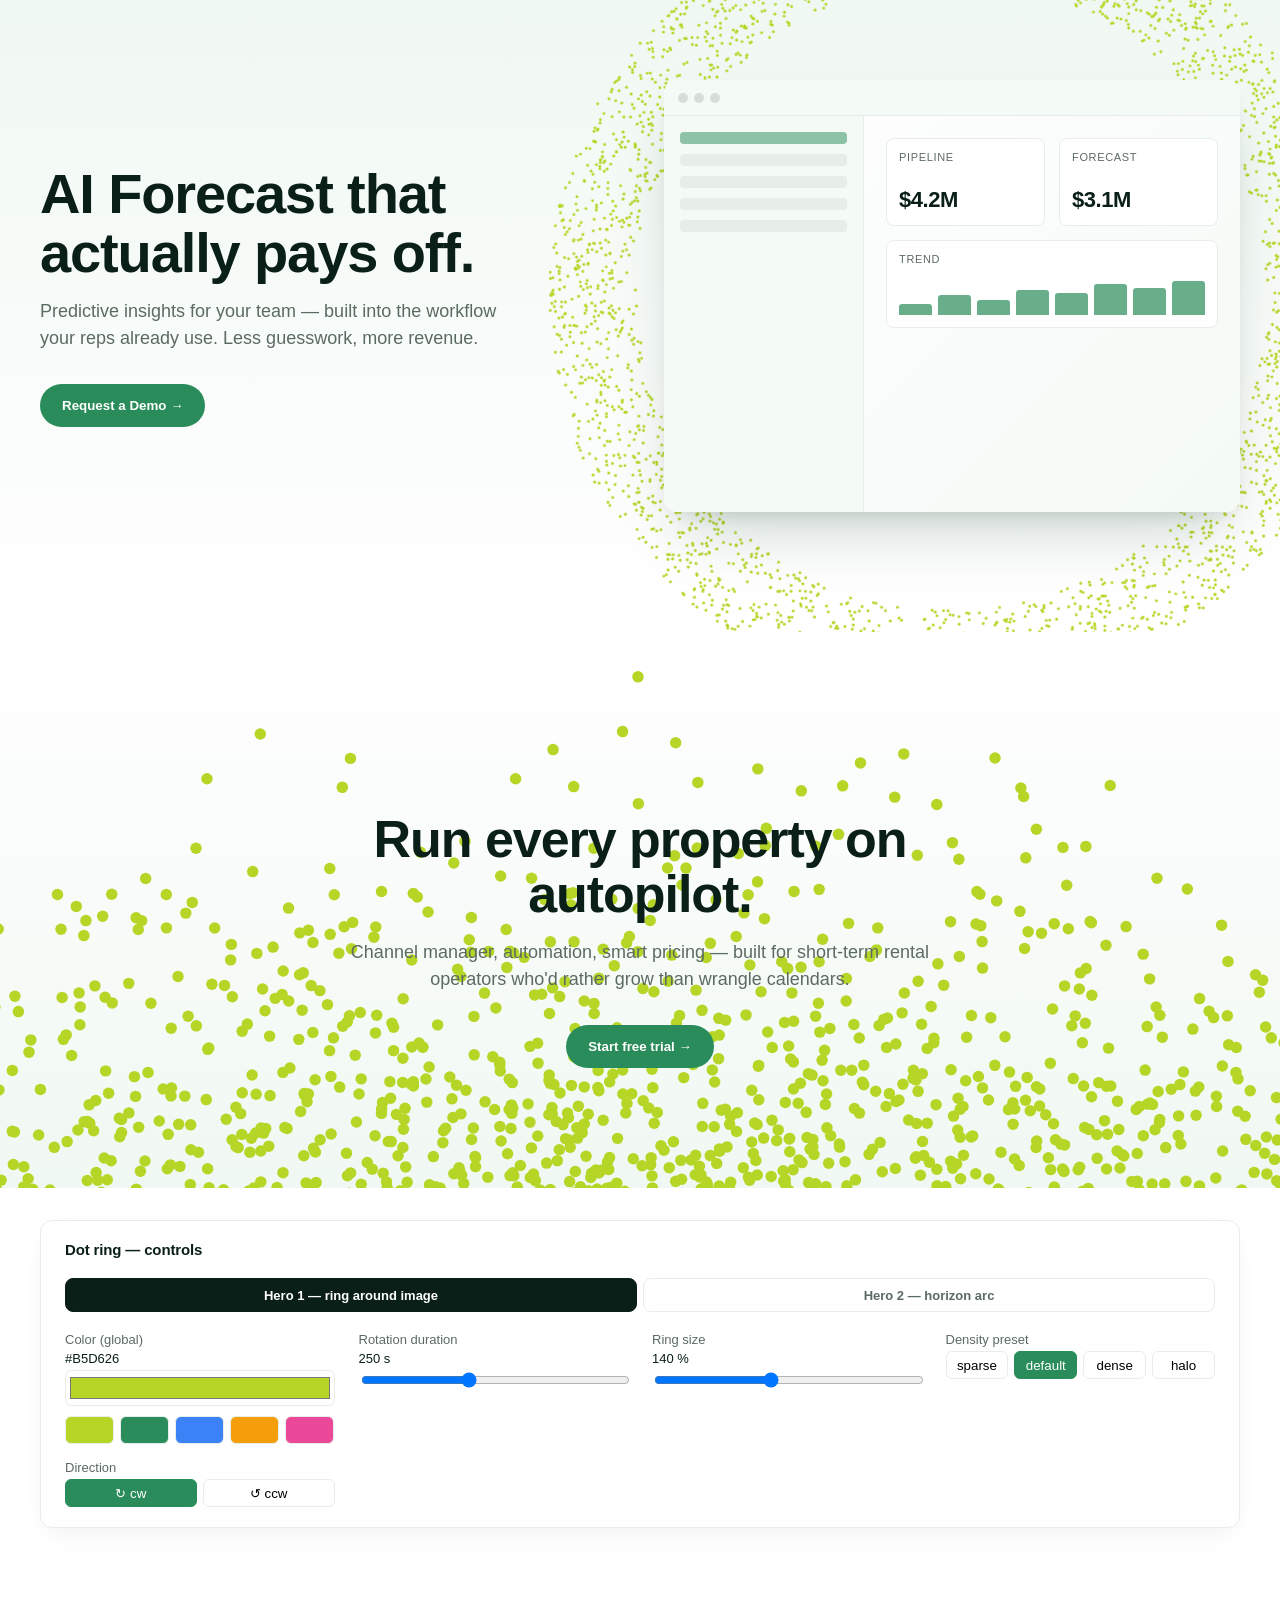
<file: index.html>
<!doctype html>
<html lang="en">
<head>
  <meta charset="utf-8" />
  <meta name="viewport" content="width=device-width, initial-scale=1" />
  <title>Dot-ring hero animation — prototype</title>
  <link rel="stylesheet" href="./styles.css?v=6" />
</head>
<body>

  <section class="hero">
    <div class="hero-inner">
      <div class="hero-copy">
        <h1>AI Forecast that<br/>actually pays&nbsp;off.</h1>
        <p>Predictive insights for your team — built into the workflow your reps already use. Less guesswork, more revenue.</p>
        <button class="cta">Request a Demo →</button>
      </div>

      <div class="hero-visual">
        <!-- The dot ring host. The script injects an SVG into here. -->
        <div id="dot-ring" class="dot-ring-host"></div>

        <!-- Mock product screenshot — replace with a real <img> later. -->
        <div class="hero-image" aria-label="Product preview">
          <div class="topbar"><i></i><i></i><i></i></div>
          <div class="body">
            <div class="side">
              <div class="row active"></div>
              <div class="row"></div>
              <div class="row"></div>
              <div class="row"></div>
              <div class="row"></div>
            </div>
            <div class="main">
              <div class="card">
                <div class="h">Pipeline</div>
                <div class="v">$4.2M</div>
              </div>
              <div class="card">
                <div class="h">Forecast</div>
                <div class="v">$3.1M</div>
              </div>
              <div class="card wide">
                <div class="h">Trend</div>
                <div class="bars">
                  <i style="height:30%"></i><i style="height:55%"></i><i style="height:42%"></i>
                  <i style="height:70%"></i><i style="height:60%"></i><i style="height:85%"></i>
                  <i style="height:75%"></i><i style="height:95%"></i>
                </div>
              </div>
            </div>
          </div>
        </div>
      </div>
    </div>
  </section>

  <section class="hero2">
    <div id="dot-ring-2" class="dot-ring-host horizon"></div>
    <div class="hero2-inner">
      <h2>Run every property on autopilot.</h2>
      <p>Channel manager, automation, smart pricing — built for short-term rental operators who'd rather grow than wrangle calendars.</p>
      <button class="cta">Start free trial →</button>
    </div>
  </section>

  <aside class="controls">
    <h3>Dot ring — controls</h3>

    <div class="target-tabs">
      <button class="target-tab active" data-target="hero1">Hero 1 — ring around image</button>
      <button class="target-tab" data-target="hero2">Hero 2 — horizon arc</button>
    </div>

    <label>
      Color (global) <span class="val" id="val-color">#B5D626</span>
      <input id="color" type="color" value="#B5D626" />
      <div class="swatches">
        <button data-color="#B5D626" style="background:#B5D626" title="Salesloft green"></button>
        <button data-color="#2A8C5A" style="background:#2A8C5A" title="iGMS green"></button>
        <button data-color="#3B82F6" style="background:#3B82F6" title="Blue"></button>
        <button data-color="#F59E0B" style="background:#F59E0B" title="Amber"></button>
        <button data-color="#EC4899" style="background:#EC4899" title="Pink"></button>
      </div>
    </label>

    <label>
      Rotation duration <span class="val" id="val-speed">250 s</span>
      <input id="speed" type="range" />
    </label>

    <label>
      <span id="label-size-text">Ring size</span> <span class="val" id="val-size">140 %</span>
      <input id="size" type="range" />
    </label>

    <label id="label-peak" hidden>
      Peak offset <span class="val" id="val-peak">0 vw</span>
      <input id="peak" type="range" min="-25" max="20" step="1" value="0" />
    </label>

    <label>
      Density preset
      <div class="preset-row" id="preset-row"></div>
    </label>

    <label>
      Direction
      <div class="preset-row">
        <button data-dir="1" class="active">↻ cw</button>
        <button data-dir="-1">↺ ccw</button>
      </div>
    </label>
  </aside>

  <script type="module">
    import { DotRing, DOT_RING_PRESETS } from "./dot-ring.js?v=6";

    const host1 = document.getElementById("dot-ring");
    const ring1 = new DotRing(host1, {
      rotationSeconds: 250,
      direction: 1,
      ...DOT_RING_PRESETS.default,
    });

    const host2 = document.getElementById("dot-ring-2");
    const ring2 = new DotRing(host2, {
      rotationSeconds: 1040,
      direction: 1,
      ...DOT_RING_PRESETS.horizon,
    });

    // Per-target config: each one carries its own slider ranges, preset list,
    // and current values. The controls panel reads from the active target.
    const targets = {
      hero1: {
        ring: ring1,
        host: host1,
        speed:  { min: 20,  max: 600,  step: 10, val: 250 },
        size:   { min: 80,  max: 220,  step: 5,  val: 140, unit: "%",  label: "Ring size" },
        presets: ["sparse", "default", "dense", "halo"],
        currentPreset: "default",
        direction: 1,
        peak: null,   // not applicable
      },
      hero2: {
        ring: ring2,
        host: host2,
        speed:  { min: 100, max: 2000, step: 20, val: 1040 },
        size:   { min: 150, max: 600,  step: 10, val: 320, unit: "vw", label: "Ring width" },
        presets: ["horizon-thin", "horizon", "horizon-thick", "horizon-soft"],
        currentPreset: "horizon",
        direction: 1,
        peak: { min: -25, max: 20, step: 1, val: 1 },
      },
    };

    let active = "hero1";

    const root = document.documentElement;
    const $ = (id) => document.getElementById(id);

    // --- Color (global, shared by both rings) -----------------------------
    function setColor(c) {
      root.style.setProperty("--dot-color", c);
      $("color").value = c;
      $("val-color").textContent = c.toUpperCase();
    }
    $("color").addEventListener("input", (e) => setColor(e.target.value));
    document.querySelectorAll(".swatches button").forEach((b) => {
      b.addEventListener("click", () => setColor(b.dataset.color));
    });

    // --- Apply current target config to the controls UI -------------------
    function syncUiFromTarget() {
      const t = targets[active];

      // Speed
      const sp = $("speed");
      sp.min = t.speed.min; sp.max = t.speed.max; sp.step = t.speed.step;
      sp.value = t.speed.val;
      $("val-speed").textContent = `${t.speed.val} s`;

      // Size (width %, or vw for horizon)
      const sz = $("size");
      sz.min = t.size.min; sz.max = t.size.max; sz.step = t.size.step;
      sz.value = t.size.val;
      $("val-size").textContent = `${t.size.val} ${t.size.unit}`;
      $("label-size-text").textContent = t.size.label;

      // Peak offset (horizon only)
      const peakLabel = $("label-peak");
      if (t.peak) {
        peakLabel.hidden = false;
        const pk = $("peak");
        pk.min = t.peak.min; pk.max = t.peak.max; pk.step = t.peak.step;
        pk.value = t.peak.val;
        $("val-peak").textContent = `${t.peak.val} vw`;
      } else {
        peakLabel.hidden = true;
      }

      // Preset buttons — rebuild the list for this target
      const row = $("preset-row");
      row.innerHTML = "";
      for (const name of t.presets) {
        const b = document.createElement("button");
        b.dataset.preset = name;
        b.textContent = name;
        if (name === t.currentPreset) b.classList.add("active");
        b.addEventListener("click", () => {
          targets[active].currentPreset = name;
          targets[active].ring.update(DOT_RING_PRESETS[name]);
          row.querySelectorAll("button").forEach((x) => x.classList.remove("active"));
          b.classList.add("active");
        });
        row.appendChild(b);
      }

      // Direction
      document.querySelectorAll("[data-dir]").forEach((x) => {
        x.classList.toggle("active", Number(x.dataset.dir) === t.direction);
      });
    }

    // --- Slider handlers (read active target each time) -------------------
    $("speed").addEventListener("input", (e) => {
      const v = Number(e.target.value);
      targets[active].speed.val = v;
      targets[active].ring.update({ rotationSeconds: v });
      $("val-speed").textContent = `${v} s`;
    });

    $("size").addEventListener("input", (e) => {
      const v = Number(e.target.value);
      const t = targets[active];
      t.size.val = v;
      t.host.style.width = `${v}${t.size.unit}`;
      $("val-size").textContent = `${v} ${t.size.unit}`;
    });

    $("peak").addEventListener("input", (e) => {
      const v = Number(e.target.value);
      targets[active].peak.val = v;
      targets[active].host.style.top = `${v}vw`;
      $("val-peak").textContent = `${v} vw`;
    });

    document.querySelectorAll("[data-dir]").forEach((b) => {
      b.addEventListener("click", () => {
        const dir = Number(b.dataset.dir);
        targets[active].direction = dir;
        targets[active].ring.update({ direction: dir });
        document.querySelectorAll("[data-dir]").forEach((x) => x.classList.remove("active"));
        b.classList.add("active");
      });
    });

    // --- Target tab switching ---------------------------------------------
    document.querySelectorAll(".target-tab").forEach((b) => {
      b.addEventListener("click", () => {
        active = b.dataset.target;
        document.querySelectorAll(".target-tab").forEach((x) => x.classList.remove("active"));
        b.classList.add("active");
        syncUiFromTarget();
      });
    });

    // First paint
    syncUiFromTarget();
  </script>
</body>
</html>
</file>
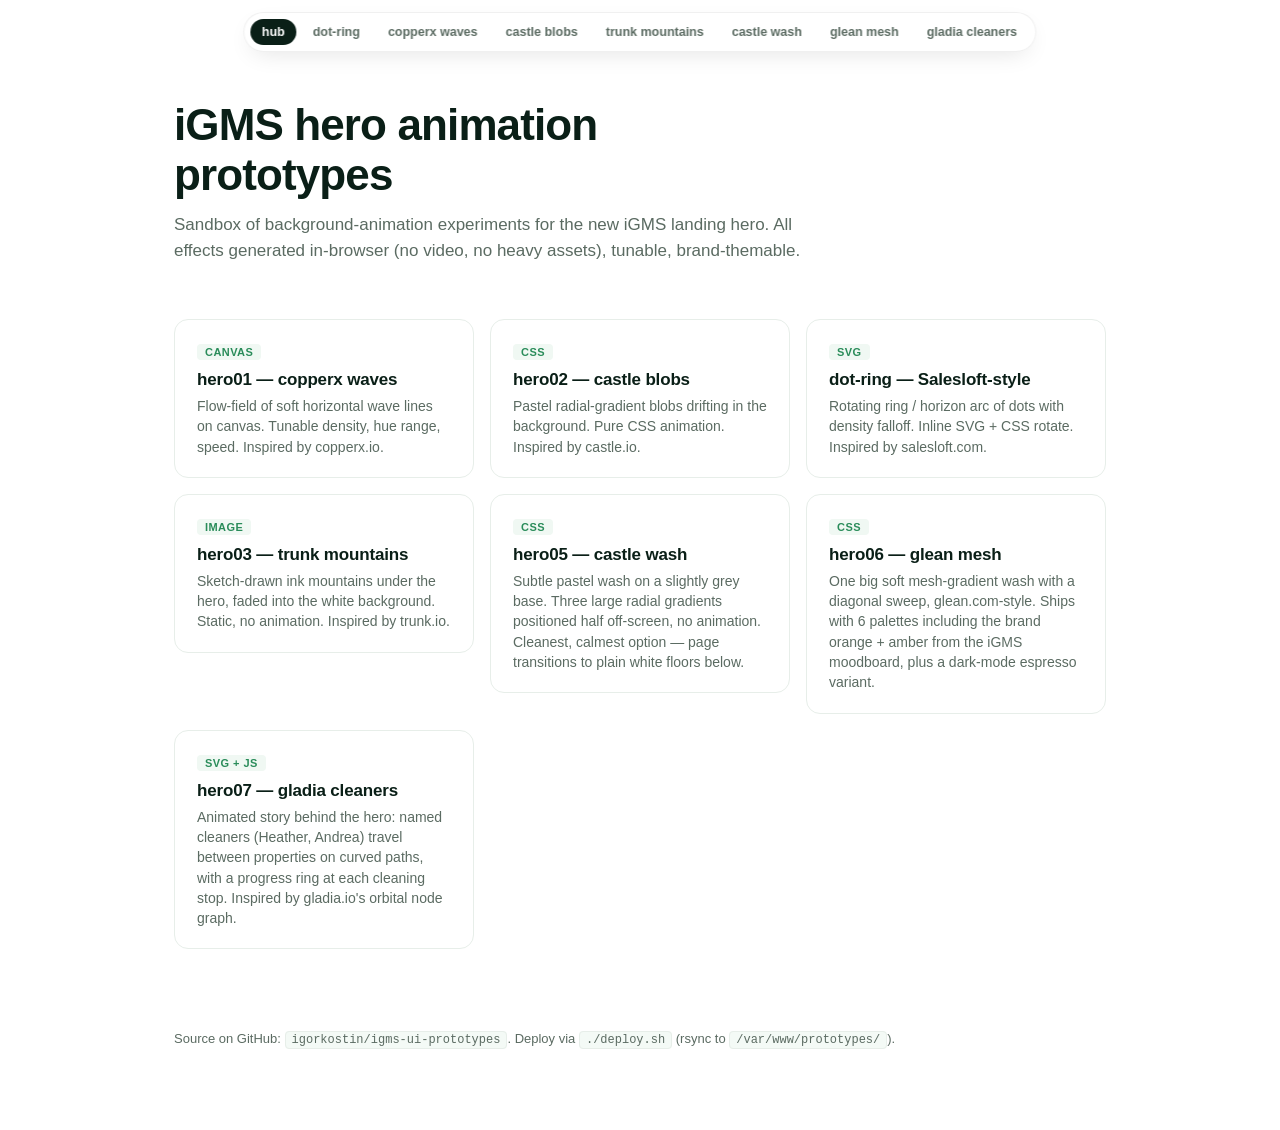
<file: prototypes/index.html>
<!doctype html>
<html lang="en">
<head>
  <meta charset="utf-8" />
  <meta name="viewport" content="width=device-width, initial-scale=1" />
  <title>iGMS hero animation prototypes</title>
  <link rel="stylesheet" href="./shared/proto-nav.css" />
  <style>
    :root {
      --text: #0a1f17;
      --muted: #5b6b62;
      --border: #e7eee9;
    }
    * { box-sizing: border-box; }
    html, body {
      margin: 0; padding: 0;
      font-family: -apple-system, BlinkMacSystemFont, "Inter", "Segoe UI", Roboto, sans-serif;
      color: var(--text);
      background: #fff;
    }
    main {
      max-width: 980px;
      margin: 100px auto 80px;
      padding: 0 24px;
    }
    .intro {
      margin-bottom: 56px;
      max-width: 640px;
    }
    .intro h1 {
      font-size: clamp(32px, 4vw, 44px);
      letter-spacing: -0.02em;
      margin: 0 0 12px;
      font-weight: 700;
    }
    .intro p {
      font-size: 17px;
      line-height: 1.5;
      color: var(--muted);
      margin: 0;
    }
    .proto-list {
      list-style: none;
      padding: 0;
      margin: 0;
      display: grid;
      grid-template-columns: repeat(auto-fill, minmax(280px, 1fr));
      gap: 16px;
    }
    .proto-list a {
      display: block;
      padding: 22px 22px 20px;
      border-radius: 14px;
      border: 1px solid var(--border);
      background: #fff;
      text-decoration: none;
      color: inherit;
      transition: transform 0.15s, box-shadow 0.15s, border-color 0.15s;
    }
    .proto-list a:hover {
      transform: translateY(-2px);
      box-shadow: 0 12px 32px -16px rgba(0,0,0,0.15);
      border-color: #c8d4cc;
    }
    .proto-list h3 {
      margin: 0 0 6px;
      font-size: 17px;
      letter-spacing: -0.01em;
    }
    .proto-list .tag {
      display: inline-block;
      padding: 2px 8px;
      border-radius: 4px;
      background: #f0f8f3;
      color: #2a8c5a;
      font-size: 11px;
      font-weight: 600;
      letter-spacing: 0.04em;
      text-transform: uppercase;
      margin-bottom: 10px;
    }
    .proto-list p {
      margin: 0;
      font-size: 14px;
      line-height: 1.45;
      color: var(--muted);
    }
    footer {
      max-width: 980px;
      margin: 0 auto;
      padding: 0 24px 80px;
      color: var(--muted);
      font-size: 13px;
      line-height: 1.6;
    }
    footer code {
      background: #f4faf6;
      padding: 1px 6px;
      border-radius: 4px;
      border: 1px solid var(--border);
      font-size: 12px;
    }
  </style>
</head>
<body>

  <nav class="proto-nav">
    <a class="active" href="./">hub</a>
    <a href="./dot-ring/">dot-ring</a>
    <a href="./hero01-copperx/">copperx waves</a>
    <a href="./hero02-castle/">castle blobs</a>
    <a href="./hero03-trunk/">trunk mountains</a>
    <a href="./hero05-castle/">castle wash</a>
    <a href="./hero06-glean/">glean mesh</a>
    <a href="./hero07-gladia/">gladia cleaners</a>
  </nav>

  <main>
    <div class="intro">
      <h1>iGMS hero animation prototypes</h1>
      <p>Sandbox of background-animation experiments for the new iGMS landing hero. All effects generated in-browser (no video, no heavy assets), tunable, brand-themable.</p>
    </div>

    <ul class="proto-list">
      <li>
        <a href="./hero01-copperx/">
          <span class="tag">canvas</span>
          <h3>hero01 — copperx waves</h3>
          <p>Flow-field of soft horizontal wave lines on canvas. Tunable density, hue range, speed. Inspired by copperx.io.</p>
        </a>
      </li>
      <li>
        <a href="./hero02-castle/">
          <span class="tag">css</span>
          <h3>hero02 — castle blobs</h3>
          <p>Pastel radial-gradient blobs drifting in the background. Pure CSS animation. Inspired by castle.io.</p>
        </a>
      </li>
      <li>
        <a href="./dot-ring/">
          <span class="tag">svg</span>
          <h3>dot-ring — Salesloft-style</h3>
          <p>Rotating ring / horizon arc of dots with density falloff. Inline SVG + CSS rotate. Inspired by salesloft.com.</p>
        </a>
      </li>
      <li>
        <a href="./hero03-trunk/">
          <span class="tag">image</span>
          <h3>hero03 — trunk mountains</h3>
          <p>Sketch-drawn ink mountains under the hero, faded into the white background. Static, no animation. Inspired by trunk.io.</p>
        </a>
      </li>
      <li>
        <a href="./hero05-castle/">
          <span class="tag">css</span>
          <h3>hero05 — castle wash</h3>
          <p>Subtle pastel wash on a slightly grey base. Three large radial gradients positioned half off-screen, no animation. Cleanest, calmest option — page transitions to plain white floors below.</p>
        </a>
      </li>
      <li>
        <a href="./hero06-glean/">
          <span class="tag">css</span>
          <h3>hero06 — glean mesh</h3>
          <p>One big soft mesh-gradient wash with a diagonal sweep, glean.com-style. Ships with 6 palettes including the brand orange + amber from the iGMS moodboard, plus a dark-mode espresso variant.</p>
        </a>
      </li>
      <li>
        <a href="./hero07-gladia/">
          <span class="tag">svg + js</span>
          <h3>hero07 — gladia cleaners</h3>
          <p>Animated story behind the hero: named cleaners (Heather, Andrea) travel between properties on curved paths, with a progress ring at each cleaning stop. Inspired by gladia.io's orbital node graph.</p>
        </a>
      </li>
    </ul>
  </main>

  <footer>
    Source on GitHub: <code>igorkostin/igms-ui-prototypes</code>.
    Deploy via <code>./deploy.sh</code> (rsync to <code>/var/www/prototypes/</code>).
  </footer>
</body>
</html>
</file>
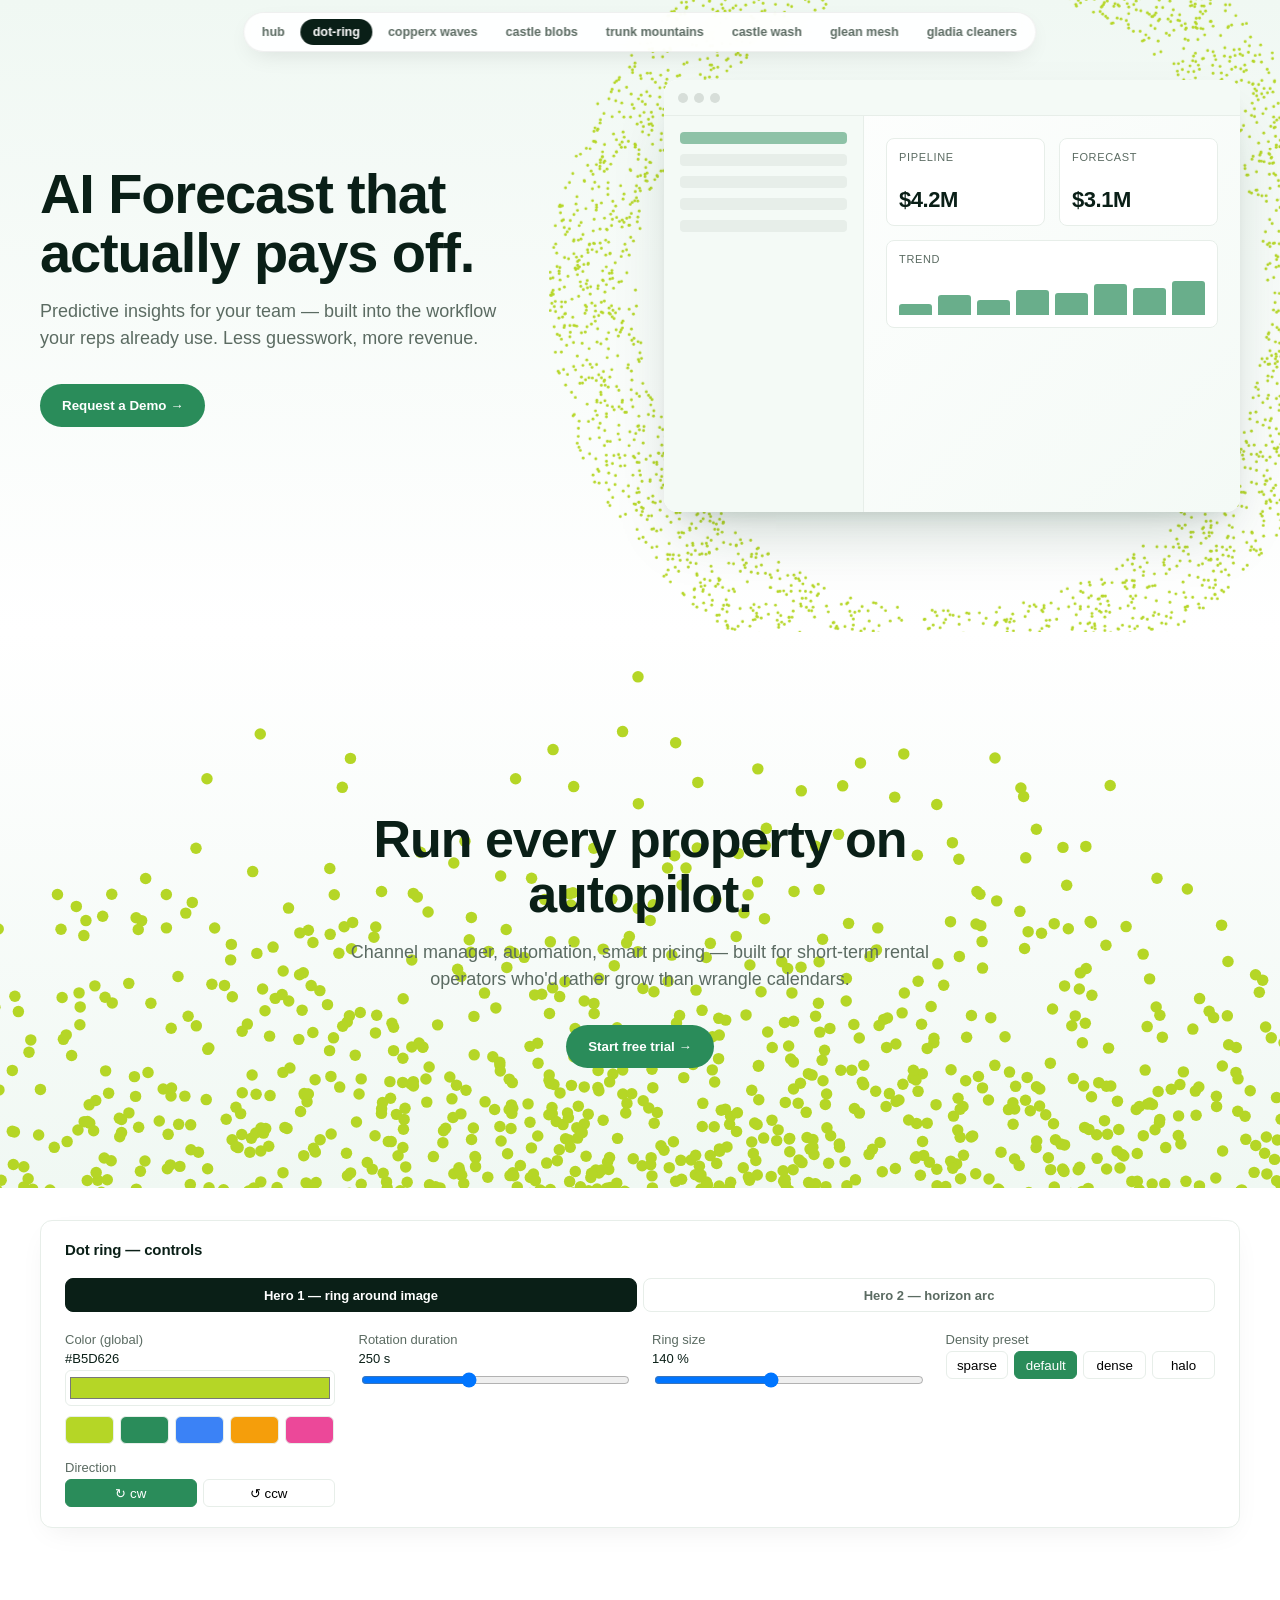
<file: prototypes/dot-ring/index.html>
<!doctype html>
<html lang="en">
<head>
  <meta charset="utf-8" />
  <meta name="viewport" content="width=device-width, initial-scale=1" />
  <title>Dot-ring hero animation — prototype</title>
  <link rel="stylesheet" href="../shared/proto-nav.css" />
  <link rel="stylesheet" href="./styles.css" />
</head>
<body>

  <nav class="proto-nav">
    <a href="../">hub</a>
    <a class="active" href="./">dot-ring</a>
    <a href="../hero01-copperx/">copperx waves</a>
    <a href="../hero02-castle/">castle blobs</a>
    <a href="../hero03-trunk/">trunk mountains</a>
    <a href="../hero05-castle/">castle wash</a>
    <a href="../hero06-glean/">glean mesh</a>
    <a href="../hero07-gladia/">gladia cleaners</a>
  </nav>

  <section class="hero">
    <div class="hero-inner">
      <div class="hero-copy">
        <h1>AI Forecast that<br/>actually pays&nbsp;off.</h1>
        <p>Predictive insights for your team — built into the workflow your reps already use. Less guesswork, more revenue.</p>
        <button class="cta">Request a Demo →</button>
      </div>

      <div class="hero-visual">
        <!-- The dot ring host. The script injects an SVG into here. -->
        <div id="dot-ring" class="dot-ring-host"></div>

        <!-- Mock product screenshot — replace with a real <img> later. -->
        <div class="hero-image" aria-label="Product preview">
          <div class="topbar"><i></i><i></i><i></i></div>
          <div class="body">
            <div class="side">
              <div class="row active"></div>
              <div class="row"></div>
              <div class="row"></div>
              <div class="row"></div>
              <div class="row"></div>
            </div>
            <div class="main">
              <div class="card">
                <div class="h">Pipeline</div>
                <div class="v">$4.2M</div>
              </div>
              <div class="card">
                <div class="h">Forecast</div>
                <div class="v">$3.1M</div>
              </div>
              <div class="card wide">
                <div class="h">Trend</div>
                <div class="bars">
                  <i style="height:30%"></i><i style="height:55%"></i><i style="height:42%"></i>
                  <i style="height:70%"></i><i style="height:60%"></i><i style="height:85%"></i>
                  <i style="height:75%"></i><i style="height:95%"></i>
                </div>
              </div>
            </div>
          </div>
        </div>
      </div>
    </div>
  </section>

  <section class="hero2">
    <div id="dot-ring-2" class="dot-ring-host horizon"></div>
    <div class="hero2-inner">
      <h2>Run every property on autopilot.</h2>
      <p>Channel manager, automation, smart pricing — built for short-term rental operators who'd rather grow than wrangle calendars.</p>
      <button class="cta">Start free trial →</button>
    </div>
  </section>

  <aside class="controls">
    <h3>Dot ring — controls</h3>

    <div class="target-tabs">
      <button class="target-tab active" data-target="hero1">Hero 1 — ring around image</button>
      <button class="target-tab" data-target="hero2">Hero 2 — horizon arc</button>
    </div>

    <label>
      Color (global) <span class="val" id="val-color">#B5D626</span>
      <input id="color" type="color" value="#B5D626" />
      <div class="swatches">
        <button data-color="#B5D626" style="background:#B5D626" title="Salesloft green"></button>
        <button data-color="#2A8C5A" style="background:#2A8C5A" title="iGMS green"></button>
        <button data-color="#3B82F6" style="background:#3B82F6" title="Blue"></button>
        <button data-color="#F59E0B" style="background:#F59E0B" title="Amber"></button>
        <button data-color="#EC4899" style="background:#EC4899" title="Pink"></button>
      </div>
    </label>

    <label>
      Rotation duration <span class="val" id="val-speed">250 s</span>
      <input id="speed" type="range" />
    </label>

    <label>
      <span id="label-size-text">Ring size</span> <span class="val" id="val-size">140 %</span>
      <input id="size" type="range" />
    </label>

    <label id="label-peak" hidden>
      Peak offset <span class="val" id="val-peak">0 vw</span>
      <input id="peak" type="range" min="-25" max="20" step="1" value="0" />
    </label>

    <label>
      Density preset
      <div class="preset-row" id="preset-row"></div>
    </label>

    <label>
      Direction
      <div class="preset-row">
        <button data-dir="1" class="active">↻ cw</button>
        <button data-dir="-1">↺ ccw</button>
      </div>
    </label>
  </aside>

  <script type="module">
    import { DotRing, DOT_RING_PRESETS } from "./dot-ring.js";

    const host1 = document.getElementById("dot-ring");
    const ring1 = new DotRing(host1, {
      rotationSeconds: 250,
      direction: 1,
      ...DOT_RING_PRESETS.default,
    });

    const host2 = document.getElementById("dot-ring-2");
    const ring2 = new DotRing(host2, {
      rotationSeconds: 1040,
      direction: 1,
      ...DOT_RING_PRESETS.horizon,
    });

    // Per-target config: each one carries its own slider ranges, preset list,
    // and current values. The controls panel reads from the active target.
    const targets = {
      hero1: {
        ring: ring1,
        host: host1,
        speed:  { min: 20,  max: 600,  step: 10, val: 250 },
        size:   { min: 80,  max: 220,  step: 5,  val: 140, unit: "%",  label: "Ring size" },
        presets: ["sparse", "default", "dense", "halo"],
        currentPreset: "default",
        direction: 1,
        peak: null,   // not applicable
      },
      hero2: {
        ring: ring2,
        host: host2,
        speed:  { min: 100, max: 2000, step: 20, val: 1040 },
        size:   { min: 150, max: 600,  step: 10, val: 320, unit: "vw", label: "Ring width" },
        presets: ["horizon-thin", "horizon", "horizon-thick", "horizon-soft"],
        currentPreset: "horizon",
        direction: 1,
        peak: { min: -25, max: 20, step: 1, val: 1 },
      },
    };

    let active = "hero1";

    const root = document.documentElement;
    const $ = (id) => document.getElementById(id);

    // --- Color (global, shared by both rings) -----------------------------
    function setColor(c) {
      root.style.setProperty("--dot-color", c);
      $("color").value = c;
      $("val-color").textContent = c.toUpperCase();
    }
    $("color").addEventListener("input", (e) => setColor(e.target.value));
    document.querySelectorAll(".swatches button").forEach((b) => {
      b.addEventListener("click", () => setColor(b.dataset.color));
    });

    // --- Apply current target config to the controls UI -------------------
    function syncUiFromTarget() {
      const t = targets[active];

      // Speed
      const sp = $("speed");
      sp.min = t.speed.min; sp.max = t.speed.max; sp.step = t.speed.step;
      sp.value = t.speed.val;
      $("val-speed").textContent = `${t.speed.val} s`;

      // Size (width %, or vw for horizon)
      const sz = $("size");
      sz.min = t.size.min; sz.max = t.size.max; sz.step = t.size.step;
      sz.value = t.size.val;
      $("val-size").textContent = `${t.size.val} ${t.size.unit}`;
      $("label-size-text").textContent = t.size.label;

      // Peak offset (horizon only)
      const peakLabel = $("label-peak");
      if (t.peak) {
        peakLabel.hidden = false;
        const pk = $("peak");
        pk.min = t.peak.min; pk.max = t.peak.max; pk.step = t.peak.step;
        pk.value = t.peak.val;
        $("val-peak").textContent = `${t.peak.val} vw`;
      } else {
        peakLabel.hidden = true;
      }

      // Preset buttons — rebuild the list for this target
      const row = $("preset-row");
      row.innerHTML = "";
      for (const name of t.presets) {
        const b = document.createElement("button");
        b.dataset.preset = name;
        b.textContent = name;
        if (name === t.currentPreset) b.classList.add("active");
        b.addEventListener("click", () => {
          targets[active].currentPreset = name;
          targets[active].ring.update(DOT_RING_PRESETS[name]);
          row.querySelectorAll("button").forEach((x) => x.classList.remove("active"));
          b.classList.add("active");
        });
        row.appendChild(b);
      }

      // Direction
      document.querySelectorAll("[data-dir]").forEach((x) => {
        x.classList.toggle("active", Number(x.dataset.dir) === t.direction);
      });
    }

    // --- Slider handlers (read active target each time) -------------------
    $("speed").addEventListener("input", (e) => {
      const v = Number(e.target.value);
      targets[active].speed.val = v;
      targets[active].ring.update({ rotationSeconds: v });
      $("val-speed").textContent = `${v} s`;
    });

    $("size").addEventListener("input", (e) => {
      const v = Number(e.target.value);
      const t = targets[active];
      t.size.val = v;
      t.host.style.width = `${v}${t.size.unit}`;
      $("val-size").textContent = `${v} ${t.size.unit}`;
    });

    $("peak").addEventListener("input", (e) => {
      const v = Number(e.target.value);
      targets[active].peak.val = v;
      targets[active].host.style.top = `${v}vw`;
      $("val-peak").textContent = `${v} vw`;
    });

    document.querySelectorAll("[data-dir]").forEach((b) => {
      b.addEventListener("click", () => {
        const dir = Number(b.dataset.dir);
        targets[active].direction = dir;
        targets[active].ring.update({ direction: dir });
        document.querySelectorAll("[data-dir]").forEach((x) => x.classList.remove("active"));
        b.classList.add("active");
      });
    });

    // --- Target tab switching ---------------------------------------------
    document.querySelectorAll(".target-tab").forEach((b) => {
      b.addEventListener("click", () => {
        active = b.dataset.target;
        document.querySelectorAll(".target-tab").forEach((x) => x.classList.remove("active"));
        b.classList.add("active");
        syncUiFromTarget();
      });
    });

    // First paint
    syncUiFromTarget();
  </script>
</body>
</html>
</file>
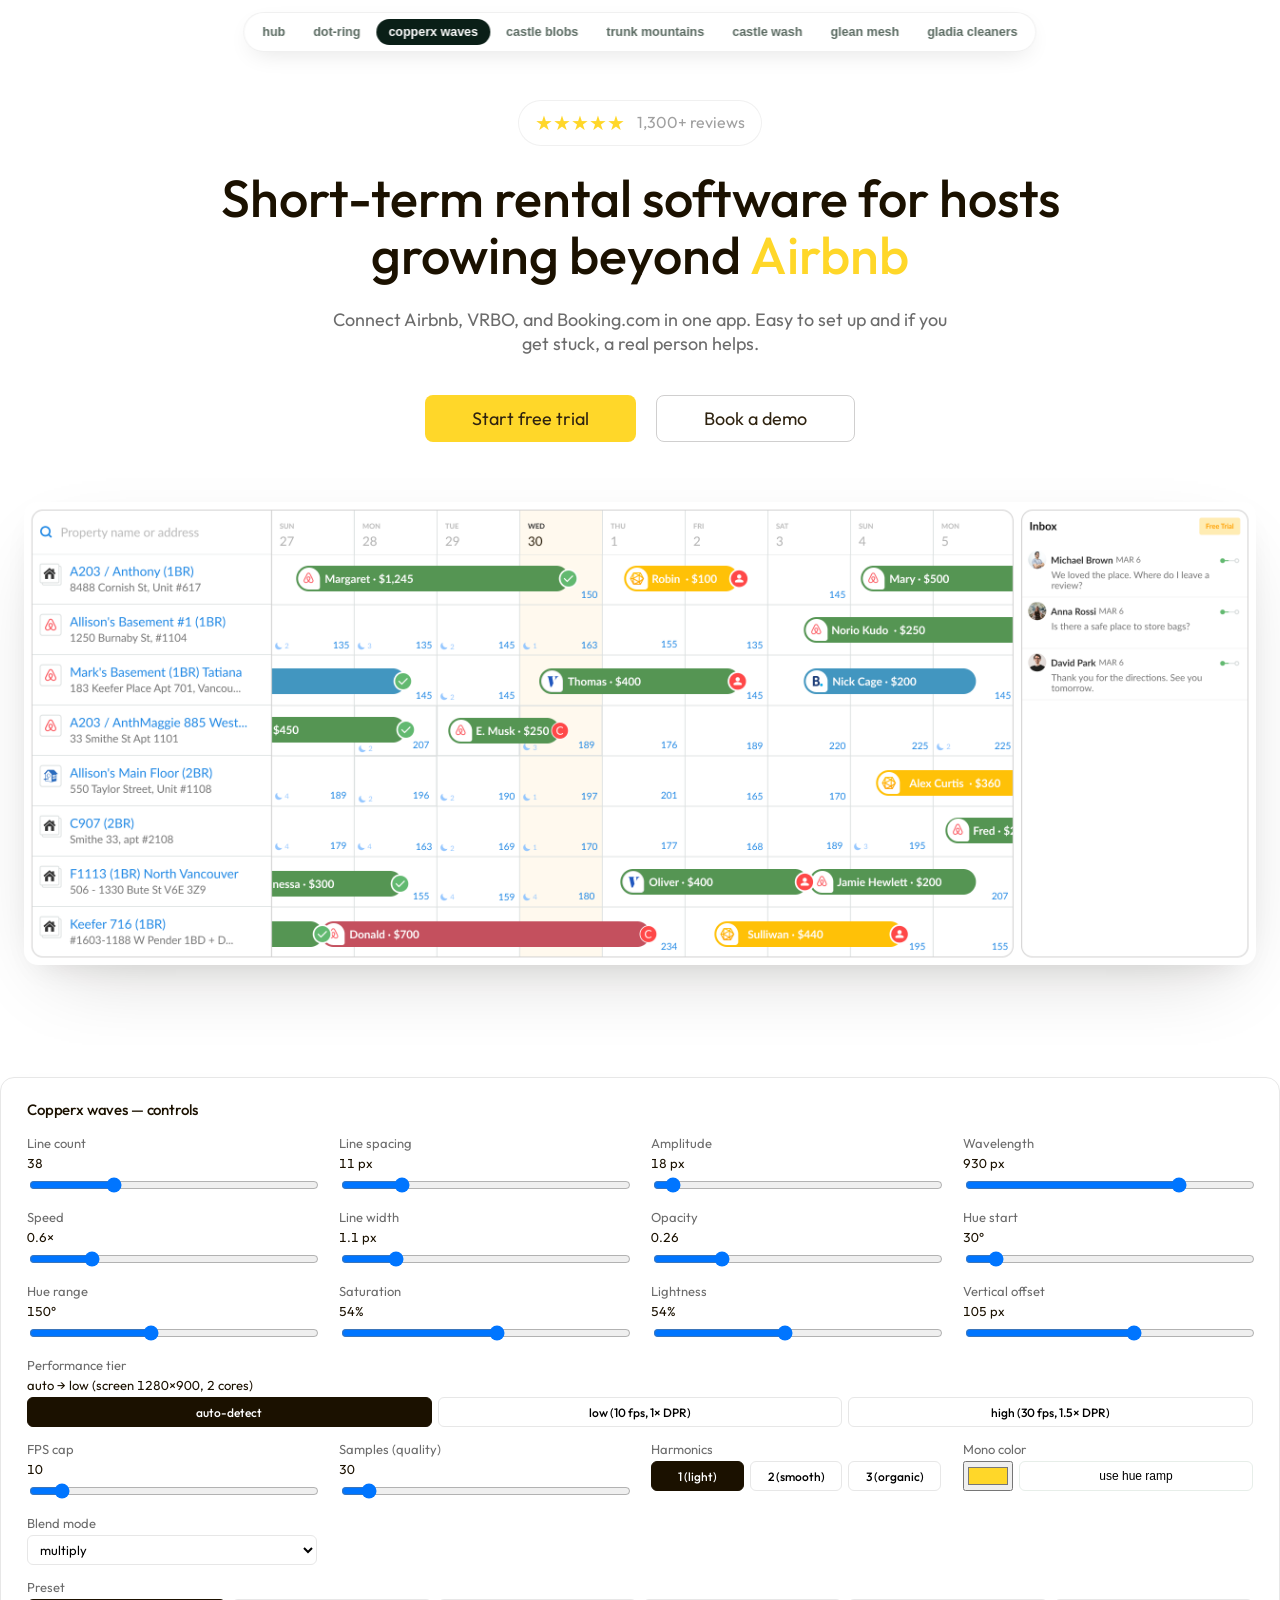
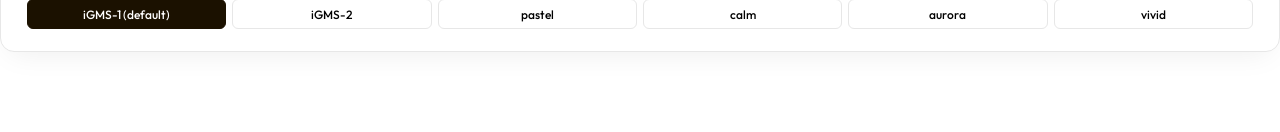
<file: prototypes/hero01-copperx/index.html>
<!doctype html>
<html lang="en">
<head>
  <meta charset="utf-8" />
  <meta name="viewport" content="width=device-width, initial-scale=1" />
  <title>hero01-copperx — flowing wave field (iGMS hero accent)</title>
  <link rel="stylesheet" href="../shared/proto-nav.css" />
  <link rel="stylesheet" href="../shared/design-tokens.css" />
  <link rel="stylesheet" href="../shared/hero-base.css" />
  <link rel="stylesheet" href="./styles.css" />
</head>
<body>

  <nav class="proto-nav">
    <a href="../">hub</a>
    <a href="../dot-ring/">dot-ring</a>
    <a class="active" href="./">copperx waves</a>
    <a href="../hero02-castle/">castle blobs</a>
    <a href="../hero03-trunk/">trunk mountains</a>
    <a href="../hero05-castle/">castle wash</a>
    <a href="../hero06-glean/">glean mesh</a>
    <a href="../hero07-gladia/">gladia cleaners</a>
  </nav>

  <section class="hero">
    <!-- Wave field canvas: fills the section, sits behind content. -->
    <canvas id="wave-canvas" class="wave-canvas"></canvas>

    <div class="hero-inner">
      <div class="rating">
        <span class="rating-icons">★★★★★</span>
        <span class="rating-text">1,300+ reviews</span>
      </div>

      <h1>Short-term rental software for hosts growing beyond <span class="brand">Airbnb</span></h1>

      <p class="lede">
        Connect Airbnb, VRBO, and Booking.com in one app. Easy to set up
        and if you get stuck, a real person helps.
      </p>

      <div class="cta-row">
        <button class="btn btn-primary">Start free trial</button>
        <button class="btn btn-secondary">Book a demo</button>
      </div>

      <img
        class="product-image"
        src="../shared/igms-main-multicalendar-screen.png"
        alt="iGMS multi-calendar dashboard"
        loading="eager"
        decoding="async"
      />
    </div>
  </section>

  <aside class="controls">
    <h3>Copperx waves — controls</h3>
    <div class="grid">
      <label>
        Line count <span class="val" id="val-count">36</span>
        <input id="lineCount" type="range" min="6" max="120" step="2" value="36" />
      </label>
      <label>
        Line spacing <span class="val" id="val-spacing">14 px</span>
        <input id="lineSpacing" type="range" min="4" max="40" step="1" value="14" />
      </label>
      <label>
        Amplitude <span class="val" id="val-amp">70 px</span>
        <input id="amplitude" type="range" min="10" max="200" step="2" value="70" />
      </label>
      <label>
        Wavelength <span class="val" id="val-wave">520 px</span>
        <input id="wavelength" type="range" min="120" max="1200" step="10" value="520" />
      </label>
      <label>
        Speed <span class="val" id="val-speed">1.0×</span>
        <input id="speed" type="range" min="0" max="3" step="0.05" value="1" />
      </label>
      <label>
        Line width <span class="val" id="val-lw">1.2 px</span>
        <input id="lineWidth" type="range" min="0.5" max="4" step="0.1" value="1.2" />
      </label>
      <label>
        Opacity <span class="val" id="val-op">0.35</span>
        <input id="opacity" type="range" min="0.05" max="1" step="0.01" value="0.35" />
      </label>
      <label>
        Hue start <span class="val" id="val-hs">30°</span>
        <input id="hueStart" type="range" min="0" max="360" step="2" value="30" />
      </label>
      <label>
        Hue range <span class="val" id="val-hr">80°</span>
        <input id="hueRange" type="range" min="0" max="360" step="2" value="80" />
      </label>
      <label>
        Saturation <span class="val" id="val-sat">75%</span>
        <input id="saturation" type="range" min="0" max="100" step="1" value="75" />
      </label>
      <label>
        Lightness <span class="val" id="val-li">72%</span>
        <input id="lightness" type="range" min="20" max="95" step="1" value="72" />
      </label>
      <label>
        Vertical offset <span class="val" id="val-oy">0 px</span>
        <input id="offsetY" type="range" min="-600" max="600" step="5" value="0" />
      </label>
      <label class="span-all">
        Performance tier <span class="val" id="val-tier">auto</span>
        <div class="preset-row" id="tier-row">
          <button data-tier="auto" class="active">auto-detect</button>
          <button data-tier="low">low (10 fps, 1× DPR)</button>
          <button data-tier="high">high (30 fps, 1.5× DPR)</button>
        </div>
      </label>
      <label>
        FPS cap <span class="val" id="val-fps">30</span>
        <input id="fps" type="range" min="5" max="60" step="1" value="30" />
      </label>
      <label>
        Samples (quality) <span class="val" id="val-sm">60</span>
        <input id="samples" type="range" min="20" max="160" step="5" value="60" />
      </label>
      <label>
        Harmonics
        <div class="preset-row">
          <button data-harmonics="1">1 (light)</button>
          <button data-harmonics="2" class="active">2 (smooth)</button>
          <button data-harmonics="3">3 (organic)</button>
        </div>
      </label>
      <label>
        Mono color
        <div style="display:flex; gap:6px; align-items:center;">
          <input id="monoColor" type="color" value="#FFD729" style="flex:0 0 50px; height:30px;" />
          <button id="monoOff" type="button" style="flex:1; height:30px; border:1px solid #e7eee9; border-radius:6px; background:#fff; cursor:pointer; font-size:12px;">use hue ramp</button>
        </div>
      </label>
      <label>
        Blend mode
        <select id="blend">
          <option value="normal">normal</option>
          <option value="multiply" selected>multiply</option>
          <option value="screen">screen</option>
          <option value="soft-light">soft-light</option>
          <option value="overlay">overlay</option>
        </select>
      </label>

      <label class="span-all">
        Preset
        <div class="preset-row">
          <button data-preset="igms-1" class="active">iGMS-1 (default)</button>
          <button data-preset="igms-2">iGMS-2</button>
          <button data-preset="pastel">pastel</button>
          <button data-preset="calm">calm</button>
          <button data-preset="aurora">aurora</button>
          <button data-preset="vivid">vivid</button>
        </div>
      </label>
    </div>
  </aside>

  <script type="module">
    import { WaveField, WAVE_PRESETS } from "./waves.js";

    /* --- Device performance tier ------------------------------------------
     * Old laptop (≤1440px screen) → "low": fewer frames, no retina,
     * fewer samples. Bigger displays → "high" (full quality). User can
     * still override manually with the Tier buttons. */
    function detectTier() {
      const w = window.screen?.width || 0;
      const cores = navigator.hardwareConcurrency || 4;
      const mem = navigator.deviceMemory || 4;
      // Treat as "low" if any signal points to a constrained machine
      if (w <= 1440 || cores <= 4 || mem <= 4) return "low";
      return "high";
    }
    const TIERS = {
      auto: null,    // resolved at apply time
      low:  { fps: 10, samples: 30, harmonics: 1, dpr: 1.0 },
      high: { fps: 30, samples: 60, harmonics: 2, dpr: 1.5 },
    };
    const detectedTier = detectTier();
    let activeTier = "auto";

    function tierOverrides(name) {
      const resolved = name === "auto" ? detectedTier : name;
      return TIERS[resolved];
    }
    function tierLabel() {
      const resolved = activeTier === "auto" ? detectedTier : activeTier;
      const t = TIERS[resolved];
      const screen = `${window.screen.width}×${window.screen.height}`;
      const cores = navigator.hardwareConcurrency || "?";
      return `auto → ${resolved}  (screen ${screen}, ${cores} cores)`;
    }

    const canvas = document.getElementById("wave-canvas");
    // First boot: apply iGMS-1 with detected tier overrides
    const initialPreset = { ...WAVE_PRESETS["igms-1"], ...tierOverrides("auto") };
    const wave = new WaveField(canvas, initialPreset);
    wave.start();

    const $ = (id) => document.getElementById(id);
    const root = document.documentElement;

    const NUM_FIELDS = {
      lineCount:   { id: "lineCount",   valId: "val-count",  fmt: (v) => `${v}` },
      lineSpacing: { id: "lineSpacing", valId: "val-spacing", fmt: (v) => `${v} px` },
      amplitude:   { id: "amplitude",   valId: "val-amp",    fmt: (v) => `${v} px` },
      wavelength:  { id: "wavelength",  valId: "val-wave",   fmt: (v) => `${v} px` },
      speed:       { id: "speed",       valId: "val-speed",  fmt: (v) => `${v.toFixed(1)}×` },
      lineWidth:   { id: "lineWidth",   valId: "val-lw",     fmt: (v) => `${v.toFixed(1)} px` },
      opacity:     { id: "opacity",     valId: "val-op",     fmt: (v) => v.toFixed(2) },
      hueStart:    { id: "hueStart",    valId: "val-hs",     fmt: (v) => `${v}°` },
      hueRange:    { id: "hueRange",    valId: "val-hr",     fmt: (v) => `${v}°` },
      saturation:  { id: "saturation",  valId: "val-sat",    fmt: (v) => `${v}%` },
      lightness:   { id: "lightness",   valId: "val-li",     fmt: (v) => `${v}%` },
      offsetY:     { id: "offsetY",     valId: "val-oy",     fmt: (v) => `${v} px` },
      fps:         { id: "fps",         valId: "val-fps",    fmt: (v) => `${v}` },
      samples:     { id: "samples",     valId: "val-sm",     fmt: (v) => `${v}` },
    };

    for (const [key, meta] of Object.entries(NUM_FIELDS)) {
      const input = $(meta.id);
      input.addEventListener("input", (e) => {
        const v = Number(e.target.value);
        wave.update({ [key]: v });
        $(meta.valId).textContent = meta.fmt(v);
      });
    }

    $("blend").addEventListener("change", (e) => {
      canvas.style.mixBlendMode = e.target.value;
    });
    // Default canvas blend mode matches the dropdown initial.
    canvas.style.mixBlendMode = "multiply";

    function applyPreset(name) {
      const p = { ...WAVE_PRESETS[name], ...tierOverrides(activeTier) };
      wave.update(p);
      // Sync sliders + value labels to the preset (post tier merge).
      for (const [key, meta] of Object.entries(NUM_FIELDS)) {
        if (p[key] !== undefined) {
          $(meta.id).value = p[key];
          $(meta.valId).textContent = meta.fmt(p[key]);
        }
      }
    }

    // Tier buttons — re-apply the current preset with new tier overrides.
    function setTier(name) {
      activeTier = name;
      document.querySelectorAll("[data-tier]").forEach((x) =>
        x.classList.toggle("active", x.dataset.tier === name));
      $("val-tier").textContent = name === "auto" ? tierLabel() : name;
      // Re-apply whichever preset is currently active
      const active = document.querySelector("[data-preset].active")?.dataset.preset || "igms-1";
      applyPreset(active);
    }
    document.querySelectorAll("[data-tier]").forEach((b) => {
      b.addEventListener("click", () => setTier(b.dataset.tier));
    });
    document.querySelectorAll("[data-preset]").forEach((b) => {
      b.addEventListener("click", () => {
        document.querySelectorAll("[data-preset]").forEach((x) => x.classList.remove("active"));
        b.classList.add("active");
        applyPreset(b.dataset.preset);
      });
    });

    // Harmonics buttons
    document.querySelectorAll("[data-harmonics]").forEach((b) => {
      b.addEventListener("click", () => {
        document.querySelectorAll("[data-harmonics]").forEach((x) => x.classList.remove("active"));
        b.classList.add("active");
        wave.update({ harmonics: Number(b.dataset.harmonics) });
      });
    });

    // Mono color picker + "use hue ramp" toggle
    $("monoColor").addEventListener("input", (e) => {
      wave.update({ monoColor: e.target.value });
    });
    $("monoOff").addEventListener("click", () => {
      wave.update({ monoColor: null });
    });

    // Sync UI to applied preset (handles harmonics / monoColor buttons).
    function syncPerfUi() {
      const o = wave.options;
      document.querySelectorAll("[data-harmonics]").forEach((x) =>
        x.classList.toggle("active", Number(x.dataset.harmonics) === o.harmonics));
      if (o.monoColor) $("monoColor").value = o.monoColor;
    }
    // Hook into applyPreset by wrapping it.
    const _origApplyPreset = applyPreset;
    applyPreset = (name) => { _origApplyPreset(name); syncPerfUi(); };

    // Sync sliders + labels to the iGMS-1 preset on first load.
    applyPreset("igms-1");
    syncPerfUi();
    $("val-tier").textContent = tierLabel();
  </script>
</body>
</html>
</file>
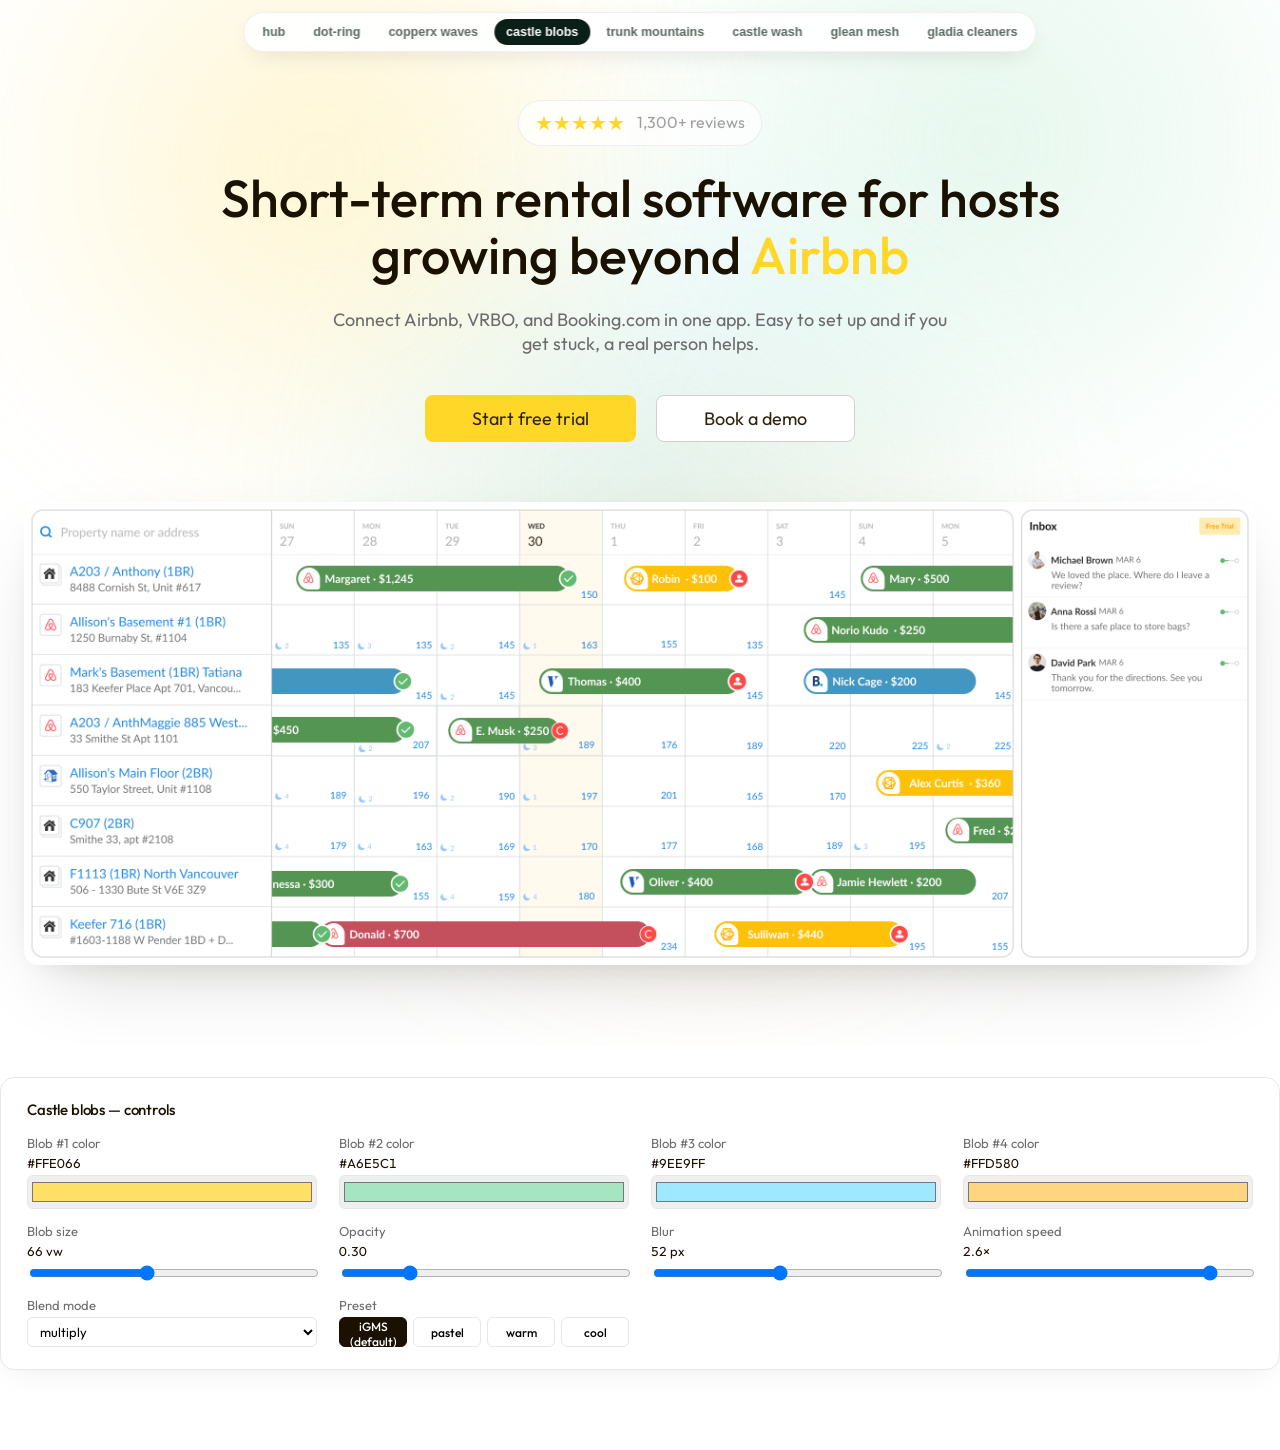
<file: prototypes/hero02-castle/index.html>
<!doctype html>
<html lang="en">
<head>
  <meta charset="utf-8" />
  <meta name="viewport" content="width=device-width, initial-scale=1" />
  <title>hero02-castle — soft color blobs (iGMS hero accent)</title>
  <link rel="stylesheet" href="../shared/proto-nav.css" />
  <link rel="stylesheet" href="../shared/design-tokens.css" />
  <link rel="stylesheet" href="../shared/hero-base.css" />
  <link rel="stylesheet" href="./styles.css" />
</head>
<body>

  <nav class="proto-nav">
    <a href="../">hub</a>
    <a href="../dot-ring/">dot-ring</a>
    <a href="../hero01-copperx/">copperx waves</a>
    <a class="active" href="./">castle blobs</a>
    <a href="../hero03-trunk/">trunk mountains</a>
    <a href="../hero05-castle/">castle wash</a>
    <a href="../hero06-glean/">glean mesh</a>
    <a href="../hero07-gladia/">gladia cleaners</a>
  </nav>

  <section class="hero">
    <!-- Blobs: positioned absolutely behind everything. -->
    <div class="blob blob-1"></div>
    <div class="blob blob-2"></div>
    <div class="blob blob-3"></div>
    <div class="blob blob-4"></div>

    <div class="hero-inner">
      <div class="rating">
        <span class="rating-icons">★★★★★</span>
        <span class="rating-text">1,300+ reviews</span>
      </div>

      <h1>Short-term rental software for hosts growing beyond <span class="brand">Airbnb</span></h1>

      <p class="lede">
        Connect Airbnb, VRBO, and Booking.com in one app. Easy to set up
        and if you get stuck, a real person helps.
      </p>

      <div class="cta-row">
        <button class="btn btn-primary">Start free trial</button>
        <button class="btn btn-secondary">Book a demo</button>
      </div>

      <img
        class="product-image"
        src="../shared/igms-main-multicalendar-screen.png"
        alt="iGMS multi-calendar dashboard"
        loading="eager"
        decoding="async"
      />
    </div>
  </section>

  <aside class="controls">
    <h3>Castle blobs — controls</h3>

    <div class="grid">
      <label>
        Blob #1 color <span class="val" id="val-c1">#FFE066</span>
        <input id="c1" type="color" value="#FFE066" />
      </label>
      <label>
        Blob #2 color <span class="val" id="val-c2">#A6E5C1</span>
        <input id="c2" type="color" value="#A6E5C1" />
      </label>
      <label>
        Blob #3 color <span class="val" id="val-c3">#9EE9FF</span>
        <input id="c3" type="color" value="#9EE9FF" />
      </label>
      <label>
        Blob #4 color <span class="val" id="val-c4">#FFD580</span>
        <input id="c4" type="color" value="#FFD580" />
      </label>

      <label>
        Blob size <span class="val" id="val-size">66 vw</span>
        <input id="size" type="range" min="30" max="120" step="2" value="66" />
      </label>
      <label>
        Opacity <span class="val" id="val-opacity">0.30</span>
        <input id="opacity" type="range" min="0.1" max="1" step="0.05" value="0.30" />
      </label>
      <label>
        Blur <span class="val" id="val-blur">52 px</span>
        <input id="blur" type="range" min="0" max="120" step="2" value="52" />
      </label>
      <label>
        Animation speed <span class="val" id="val-speed">2.6×</span>
        <input id="speed" type="range" min="0" max="3" step="0.1" value="2.6" />
      </label>

      <label>
        Blend mode
        <select id="blend">
          <option value="multiply" selected>multiply</option>
          <option value="screen">screen</option>
          <option value="normal">normal</option>
          <option value="overlay">overlay</option>
          <option value="soft-light">soft-light</option>
        </select>
      </label>

      <label>
        Preset
        <div class="preset-row">
          <button data-preset="igms" class="active">iGMS (default)</button>
          <button data-preset="pastel">pastel</button>
          <button data-preset="warm">warm</button>
          <button data-preset="cool">cool</button>
        </div>
      </label>
    </div>
  </aside>

  <script type="module">
    const PRESETS = {
      pastel: { c1: "#FFE066", c2: "#FF9EC7", c3: "#9EE9FF", c4: "#C7B6FF" },
      warm:   { c1: "#FFD580", c2: "#FFB199", c3: "#FFC7E5", c4: "#FFE49C" },
      cool:   { c1: "#B6E0FF", c2: "#9EE9FF", c3: "#C7B6FF", c4: "#A6F0D6" },
      igms:   { c1: "#FFE066", c2: "#A6E5C1", c3: "#9EE9FF", c4: "#FFD580" },
    };

    const root = document.documentElement;
    const $ = (id) => document.getElementById(id);

    function setColor(idx, hex) {
      root.style.setProperty(`--blob-${idx}`, hex);
      $(`c${idx}`).value = hex;
      $(`val-c${idx}`).textContent = hex.toUpperCase();
    }

    for (const i of [1, 2, 3, 4]) {
      $(`c${i}`).addEventListener("input", (e) => setColor(i, e.target.value));
    }

    $("size").addEventListener("input", (e) => {
      const v = Number(e.target.value);
      root.style.setProperty("--blob-size", `${v}vw`);
      $("val-size").textContent = `${v} vw`;
    });
    $("opacity").addEventListener("input", (e) => {
      const v = Number(e.target.value);
      root.style.setProperty("--blob-opacity", v);
      $("val-opacity").textContent = v.toFixed(2);
    });
    $("blur").addEventListener("input", (e) => {
      const v = Number(e.target.value);
      root.style.setProperty("--blob-blur", `${v}px`);
      $("val-blur").textContent = `${v} px`;
    });
    $("speed").addEventListener("input", (e) => {
      const v = Number(e.target.value);
      root.style.setProperty("--blob-speed", v);
      $("val-speed").textContent = `${v.toFixed(1)}×`;
    });
    $("blend").addEventListener("change", (e) => {
      root.style.setProperty("--blob-blend", e.target.value);
    });

    document.querySelectorAll("[data-preset]").forEach((b) => {
      b.addEventListener("click", () => {
        document.querySelectorAll("[data-preset]").forEach((x) => x.classList.remove("active"));
        b.classList.add("active");
        const p = PRESETS[b.dataset.preset];
        for (const i of [1, 2, 3, 4]) setColor(i, p[`c${i}`]);
      });
    });
  </script>
</body>
</html>
</file>
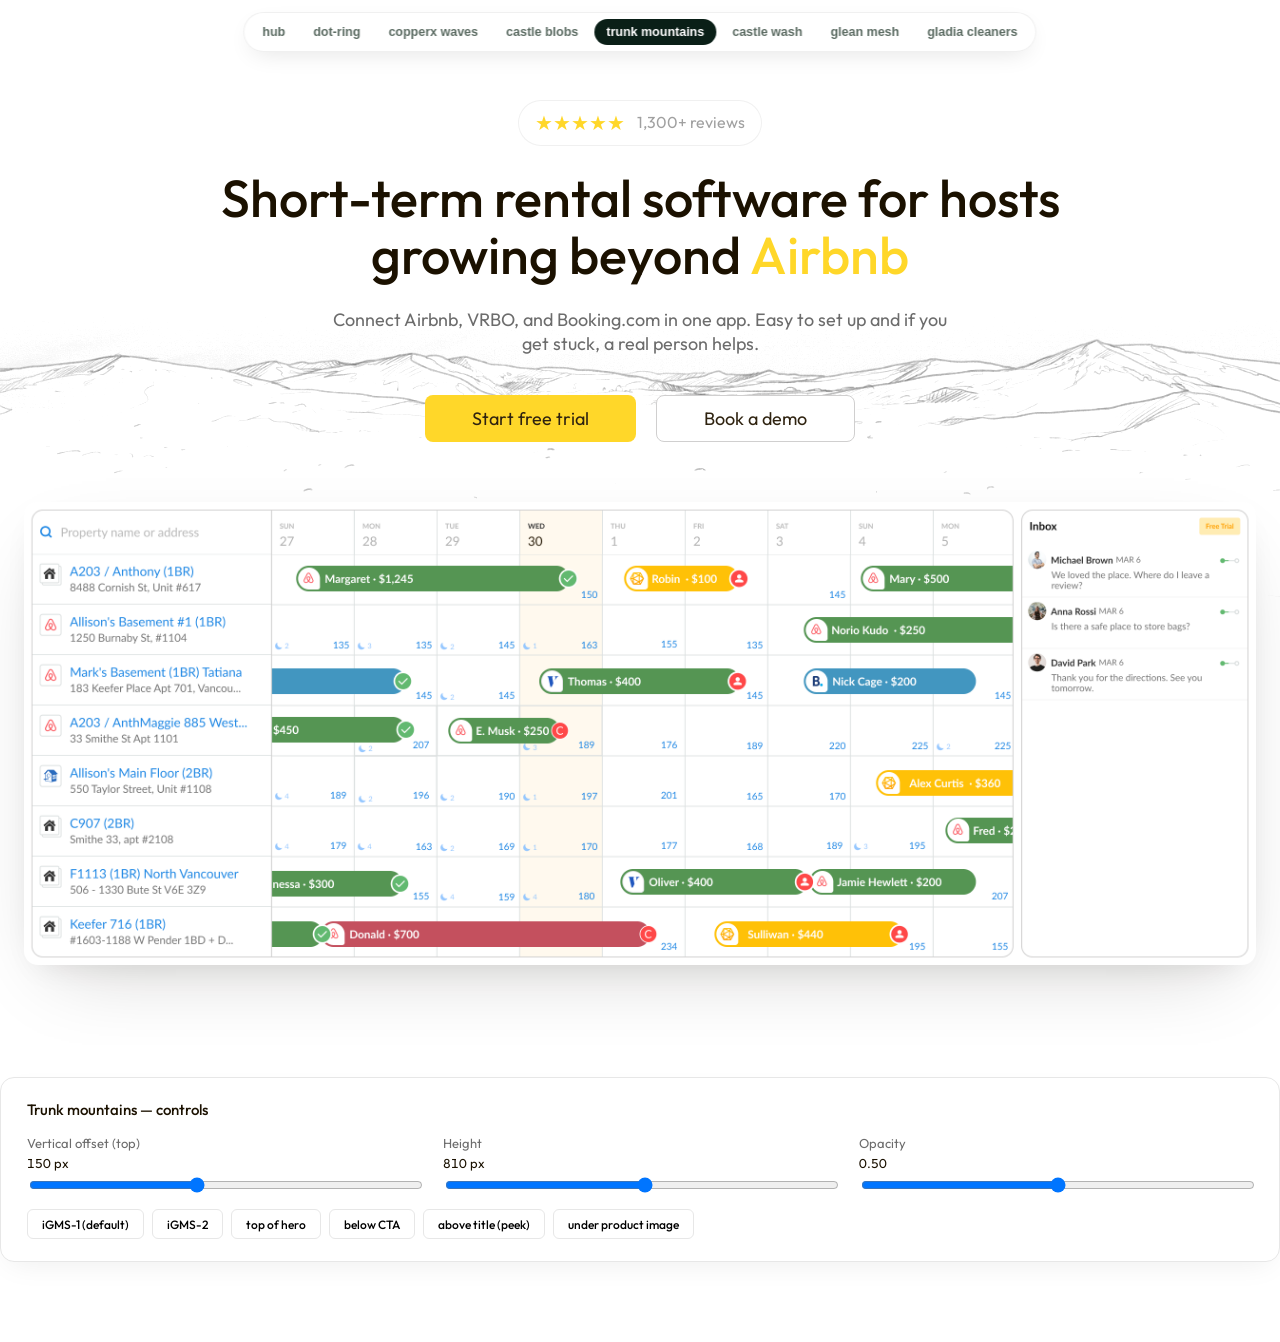
<file: prototypes/hero03-trunk/index.html>
<!doctype html>
<html lang="en">
<head>
  <meta charset="utf-8" />
  <meta name="viewport" content="width=device-width, initial-scale=1" />
  <title>hero03-trunk — sketch mountains (iGMS hero accent)</title>
  <link rel="stylesheet" href="../shared/proto-nav.css" />
  <link rel="stylesheet" href="../shared/design-tokens.css" />
  <link rel="stylesheet" href="../shared/hero-base.css" />
  <link rel="stylesheet" href="./styles.css" />
</head>
<body>

  <nav class="proto-nav">
    <a href="../">hub</a>
    <a href="../dot-ring/">dot-ring</a>
    <a href="../hero01-copperx/">copperx waves</a>
    <a href="../hero02-castle/">castle blobs</a>
    <a class="active" href="./">trunk mountains</a>
    <a href="../hero05-castle/">castle wash</a>
    <a href="../hero06-glean/">glean mesh</a>
    <a href="../hero07-gladia/">gladia cleaners</a>
  </nav>

  <section class="hero">
    <!-- Sketch mountains — inverted, mask-faded into the hero white. -->
    <img
      class="mountains"
      src="../shared/sketch-mountains.jpg"
      alt=""
      aria-hidden="true"
      loading="eager"
      decoding="async"
    />

    <div class="hero-inner">
      <div class="rating">
        <span class="rating-icons">★★★★★</span>
        <span class="rating-text">1,300+ reviews</span>
      </div>

      <h1>Short-term rental software for hosts growing beyond <span class="brand">Airbnb</span></h1>

      <p class="lede">
        Connect Airbnb, VRBO, and Booking.com in one app. Easy to set up
        and if you get stuck, a real person helps.
      </p>

      <div class="cta-row">
        <button class="btn btn-primary">Start free trial</button>
        <button class="btn btn-secondary">Book a demo</button>
      </div>

      <img
        class="product-image"
        src="../shared/igms-main-multicalendar-screen.png"
        alt="iGMS multi-calendar dashboard"
        loading="eager"
        decoding="async"
      />
    </div>
  </section>

  <aside class="controls">
    <h3>Trunk mountains — controls</h3>
    <div class="grid">
      <label>
        Vertical offset (top) <span class="val" id="val-top">150 px</span>
        <input id="top" type="range" min="-400" max="900" step="5" value="150" />
      </label>
      <label>
        Height <span class="val" id="val-height">810 px</span>
        <input id="height" type="range" min="200" max="1400" step="10" value="810" />
      </label>
      <label>
        Opacity <span class="val" id="val-opacity">0.50</span>
        <input id="opacity" type="range" min="0" max="1" step="0.05" value="0.50" />
      </label>
      <div class="btn-row">
        <button data-preset="igms-1" class="active">iGMS-1 (default)</button>
        <button data-preset="igms-2">iGMS-2</button>
        <button data-preset="top">top of hero</button>
        <button data-preset="below-cta">below CTA</button>
        <button data-preset="peek">above title (peek)</button>
        <button data-preset="under-image">under product image</button>
      </div>
    </div>
  </aside>

  <script>
    const root = document.documentElement;
    const $ = (id) => document.getElementById(id);

    function set(varName, val, label, fmt) {
      root.style.setProperty(varName, val);
      if (label) $(label).textContent = fmt(val);
    }

    $("top").addEventListener("input", (e) => {
      const v = Number(e.target.value);
      root.style.setProperty("--mountains-top", `${v}px`);
      $("val-top").textContent = `${v} px`;
    });
    $("height").addEventListener("input", (e) => {
      const v = Number(e.target.value);
      root.style.setProperty("--mountains-height", `${v}px`);
      $("val-height").textContent = `${v} px`;
    });
    $("opacity").addEventListener("input", (e) => {
      const v = Number(e.target.value);
      root.style.setProperty("--mountains-opacity", v);
      $("val-opacity").textContent = v.toFixed(2);
    });

    // Saved presets. iGMS-1 is the canonical default applied on page load.
    const PRESETS = {
      "igms-1":       { top: 150, height: 810, opacity: 0.50 },   // Igor's default
      "igms-2":       { top: 245, height: 810, opacity: 0.75 },   // Igor's alt
      "top":          { top:   0, height: 720, opacity: 0.85 },
      "below-cta":    { top: 320, height: 600, opacity: 0.75 },
      "peek":         { top:-120, height: 500, opacity: 0.70 },
      "under-image":  { top: 580, height: 500, opacity: 0.65 },
    };
    function applyPreset(name) {
      const p = PRESETS[name];
      if (!p) return;
      $("top").value = p.top;       $("top").dispatchEvent(new Event("input"));
      $("height").value = p.height; $("height").dispatchEvent(new Event("input"));
      $("opacity").value = p.opacity; $("opacity").dispatchEvent(new Event("input"));
      document.querySelectorAll("[data-preset]").forEach((x) =>
        x.classList.toggle("active", x.dataset.preset === name));
    }
    document.querySelectorAll("[data-preset]").forEach((b) => {
      b.addEventListener("click", () => applyPreset(b.dataset.preset));
    });
    // Manual slider changes drop the "active" preset state.
    ["top", "height", "opacity"].forEach((id) => {
      $(id).addEventListener("input", () => {
        document.querySelectorAll("[data-preset]").forEach((x) =>
          x.classList.remove("active"));
      });
    });
  </script>
</body>
</html>
</file>
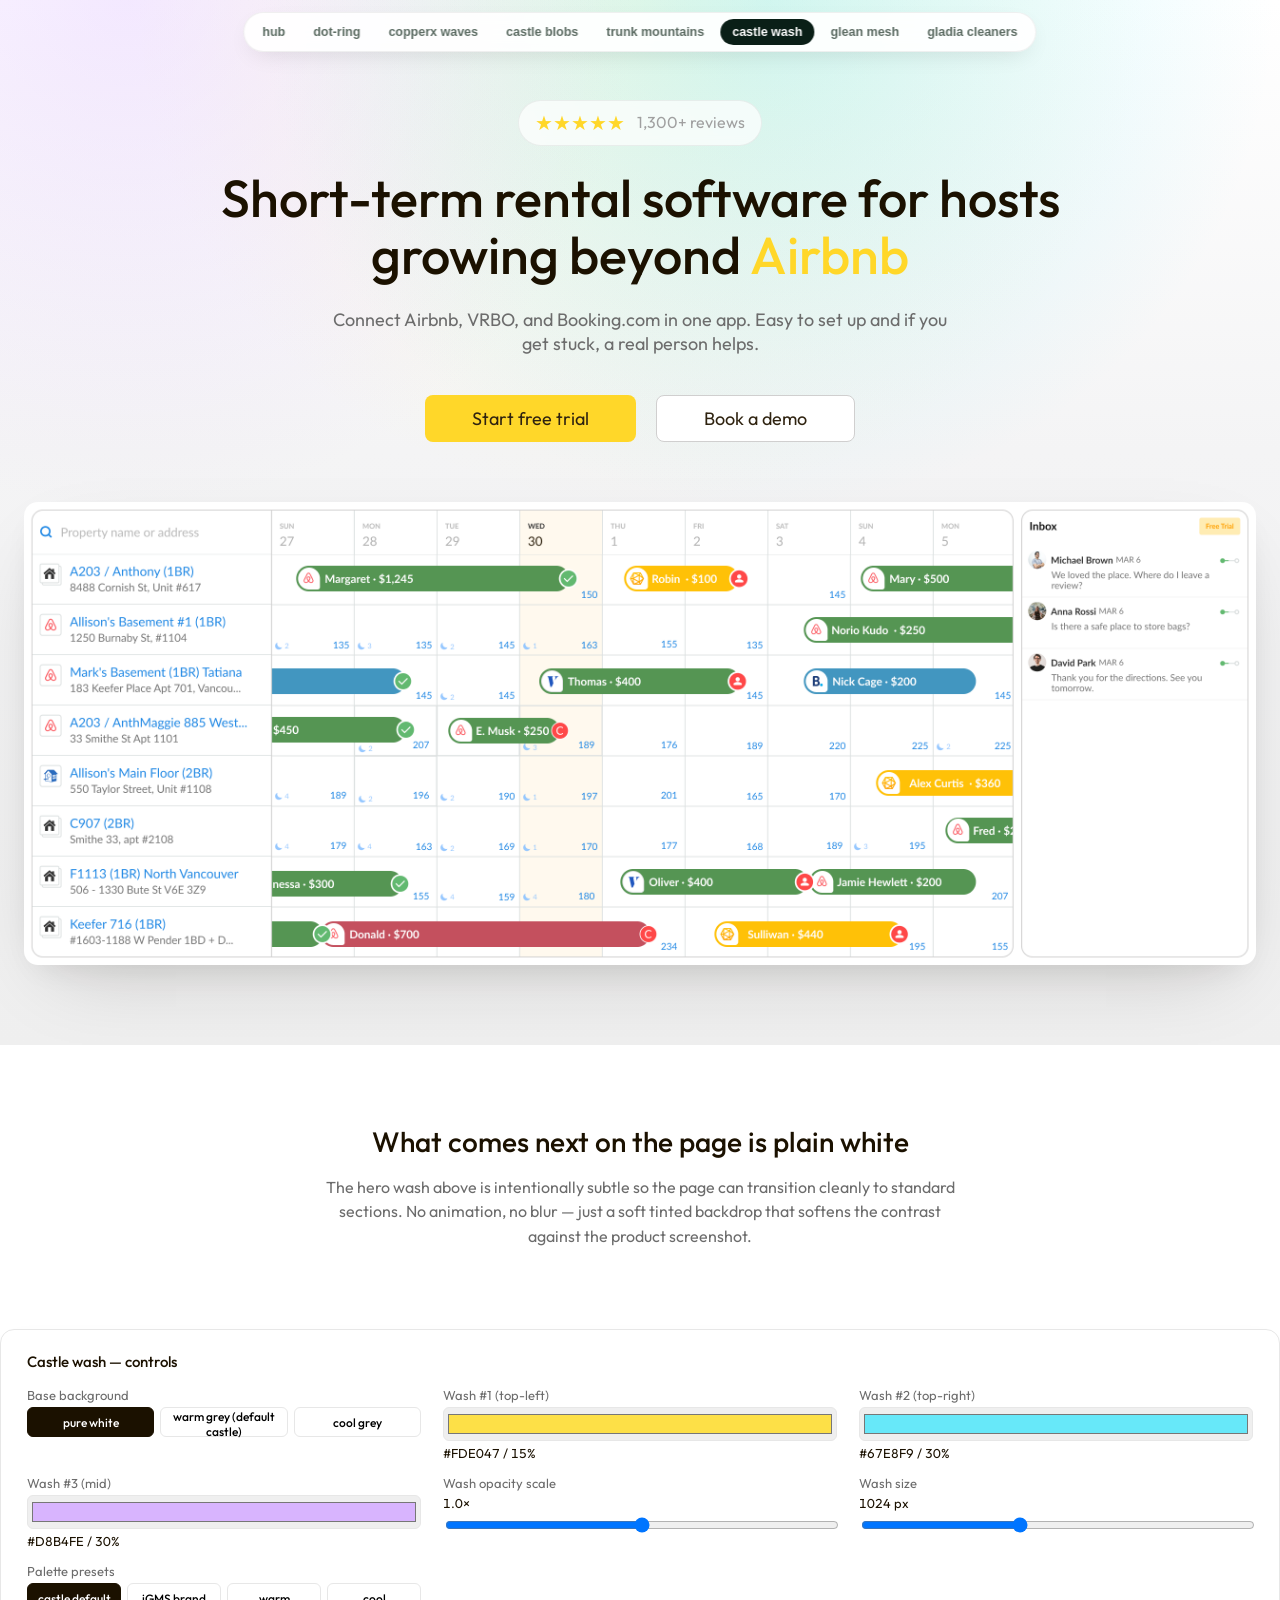
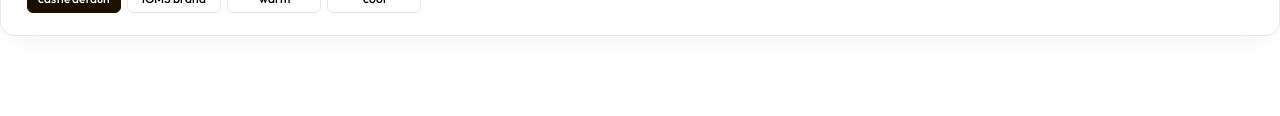
<file: prototypes/hero05-castle/index.html>
<!doctype html>
<html lang="en">
<head>
  <meta charset="utf-8" />
  <meta name="viewport" content="width=device-width, initial-scale=1" />
  <title>hero05-castle — soft wash (iGMS hero accent)</title>
  <link rel="stylesheet" href="../shared/proto-nav.css" />
  <link rel="stylesheet" href="../shared/design-tokens.css" />
  <link rel="stylesheet" href="../shared/hero-base.css" />
  <link rel="stylesheet" href="./styles.css" />
</head>
<body>

  <nav class="proto-nav">
    <a href="../">hub</a>
    <a href="../dot-ring/">dot-ring</a>
    <a href="../hero01-copperx/">copperx waves</a>
    <a href="../hero02-castle/">castle blobs</a>
    <a href="../hero03-trunk/">trunk mountains</a>
    <a class="active" href="./">castle wash</a>
    <a href="../hero06-glean/">glean mesh</a>
    <a href="../hero07-gladia/">gladia cleaners</a>
  </nav>

  <section class="hero">
    <!-- Three radial washes, positioned half-off-screen so we only ever see
         the soft inner fade. Mirrors castle.io/product/rules. -->
    <div class="wash wash-1"></div>
    <div class="wash wash-2"></div>
    <div class="wash wash-3"></div>

    <div class="hero-inner">
      <div class="rating">
        <span class="rating-icons">★★★★★</span>
        <span class="rating-text">1,300+ reviews</span>
      </div>

      <h1>Short-term rental software for hosts growing beyond <span class="brand">Airbnb</span></h1>

      <p class="lede">
        Connect Airbnb, VRBO, and Booking.com in one app. Easy to set up
        and if you get stuck, a real person helps.
      </p>

      <div class="cta-row">
        <button class="btn btn-primary">Start free trial</button>
        <button class="btn btn-secondary">Book a demo</button>
      </div>

      <img
        class="product-image"
        src="../shared/igms-main-multicalendar-screen.png"
        alt="iGMS multi-calendar dashboard"
        loading="eager"
        decoding="async"
      />
    </div>
  </section>

  <!-- White floor below to demonstrate the hero/page transition. -->
  <section class="below-floor">
    <div class="floor-inner">
      <h2>What comes next on the page is plain white</h2>
      <p>The hero wash above is intentionally subtle so the page can transition cleanly to standard sections. No animation, no blur — just a soft tinted backdrop that softens the contrast against the product screenshot.</p>
    </div>
  </section>

  <aside class="controls">
    <h3>Castle wash — controls</h3>
    <div class="grid">
      <label>
        Base background
        <div class="preset-row">
          <button data-base="white" class="active">pure white</button>
          <button data-base="warm-grey">warm grey (default castle)</button>
          <button data-base="cool-grey">cool grey</button>
        </div>
      </label>

      <label>
        Wash #1 (top-left)
        <input id="c1" type="color" value="#FDE047" />
        <span class="val" id="val-c1">#FDE047 / 15%</span>
      </label>
      <label>
        Wash #2 (top-right)
        <input id="c2" type="color" value="#67E8F9" />
        <span class="val" id="val-c2">#67E8F9 / 30%</span>
      </label>
      <label>
        Wash #3 (mid)
        <input id="c3" type="color" value="#D8B4FE" />
        <span class="val" id="val-c3">#D8B4FE / 30%</span>
      </label>

      <label>
        Wash opacity scale <span class="val" id="val-op">1.0×</span>
        <input id="opacityScale" type="range" min="0" max="2" step="0.05" value="1" />
      </label>
      <label>
        Wash size <span class="val" id="val-size">1024 px</span>
        <input id="size" type="range" min="500" max="1800" step="20" value="1024" />
      </label>

      <label>
        Palette presets
        <div class="preset-row" id="palette-row">
          <button data-palette="castle" class="active">castle default</button>
          <button data-palette="igms">iGMS brand</button>
          <button data-palette="warm">warm</button>
          <button data-palette="cool">cool</button>
        </div>
      </label>
    </div>
  </aside>

  <script type="module">
    const PALETTES = {
      // Sampled directly from castle.io/product/rules
      castle: { c1: "#FDE047", c2: "#67E8F9", c3: "#D8B4FE",
                a1: 0.15,     a2: 0.30,     a3: 0.30 },
      // iGMS brand: yellow brand inside, warm coral + cool blue around it
      igms:   { c1: "#FFD729", c2: "#96C8FF", c3: "#FFB199",
                a1: 0.20,     a2: 0.25,     a3: 0.18 },
      warm:   { c1: "#FFD729", c2: "#FFC07A", c3: "#FFB6D8",
                a1: 0.18,     a2: 0.22,     a3: 0.22 },
      cool:   { c1: "#9EE9FF", c2: "#B6E5C3", c3: "#C7B6FF",
                a1: 0.22,     a2: 0.22,     a3: 0.22 },
    };

    const BASES = {
      "white":     "linear-gradient(180deg, #FFFFFF 0%, #FFFFFF 100%)",
      "warm-grey": "linear-gradient(180deg, #FFFFFF 0%, #F4F4F5 50vh, #EFEFEF 100%)",
      "cool-grey": "linear-gradient(180deg, #FFFFFF 0%, #F4F6F8 50vh, #EDEFF2 100%)",
    };

    const root = document.documentElement;
    const $ = (id) => document.getElementById(id);

    function hexToRgb(hex) {
      const v = hex.replace("#", "");
      return [parseInt(v.slice(0,2),16), parseInt(v.slice(2,4),16), parseInt(v.slice(4,6),16)];
    }
    function setWashColor(idx, hex, alpha) {
      const [r, g, b] = hexToRgb(hex);
      root.style.setProperty(`--wash-${idx}`, `rgba(${r}, ${g}, ${b}, ${alpha})`);
      $(`c${idx}`).value = hex;
      $(`val-c${idx}`).textContent = `${hex.toUpperCase()} / ${Math.round(alpha*100)}%`;
    }

    // Track current alphas separately so the slider can scale them.
    let currentAlphas = { 1: 0.15, 2: 0.30, 3: 0.30 };
    let opacityScale = 1.0;

    function applyAlphaScale() {
      for (const i of [1,2,3]) {
        const a = Math.min(1, currentAlphas[i] * opacityScale);
        const hex = $(`c${i}`).value;
        setWashColor(i, hex, a);
      }
    }

    function applyPalette(name) {
      const p = PALETTES[name];
      if (!p) return;
      currentAlphas = { 1: p.a1, 2: p.a2, 3: p.a3 };
      setWashColor(1, p.c1, p.a1 * opacityScale);
      setWashColor(2, p.c2, p.a2 * opacityScale);
      setWashColor(3, p.c3, p.a3 * opacityScale);
      document.querySelectorAll("[data-palette]").forEach((x) =>
        x.classList.toggle("active", x.dataset.palette === name));
    }

    // Color pickers — update both color and re-apply current alpha
    for (const i of [1,2,3]) {
      $(`c${i}`).addEventListener("input", (e) => {
        setWashColor(i, e.target.value, currentAlphas[i] * opacityScale);
      });
    }

    $("opacityScale").addEventListener("input", (e) => {
      opacityScale = Number(e.target.value);
      $("val-op").textContent = `${opacityScale.toFixed(2)}×`;
      applyAlphaScale();
    });

    $("size").addEventListener("input", (e) => {
      const v = Number(e.target.value);
      root.style.setProperty("--wash-size", `${v}px`);
      root.style.setProperty("--wash-offset", `-${v/2}px`);   // half-off-screen
      $("val-size").textContent = `${v} px`;
    });

    document.querySelectorAll("[data-base]").forEach((b) => {
      b.addEventListener("click", () => {
        document.querySelectorAll("[data-base]").forEach((x) => x.classList.remove("active"));
        b.classList.add("active");
        root.style.setProperty("--hero-bg", BASES[b.dataset.base]);
      });
    });

    document.querySelectorAll("[data-palette]").forEach((b) => {
      b.addEventListener("click", () => applyPalette(b.dataset.palette));
    });

    // First paint
    applyPalette("castle");
  </script>
</body>
</html>
</file>
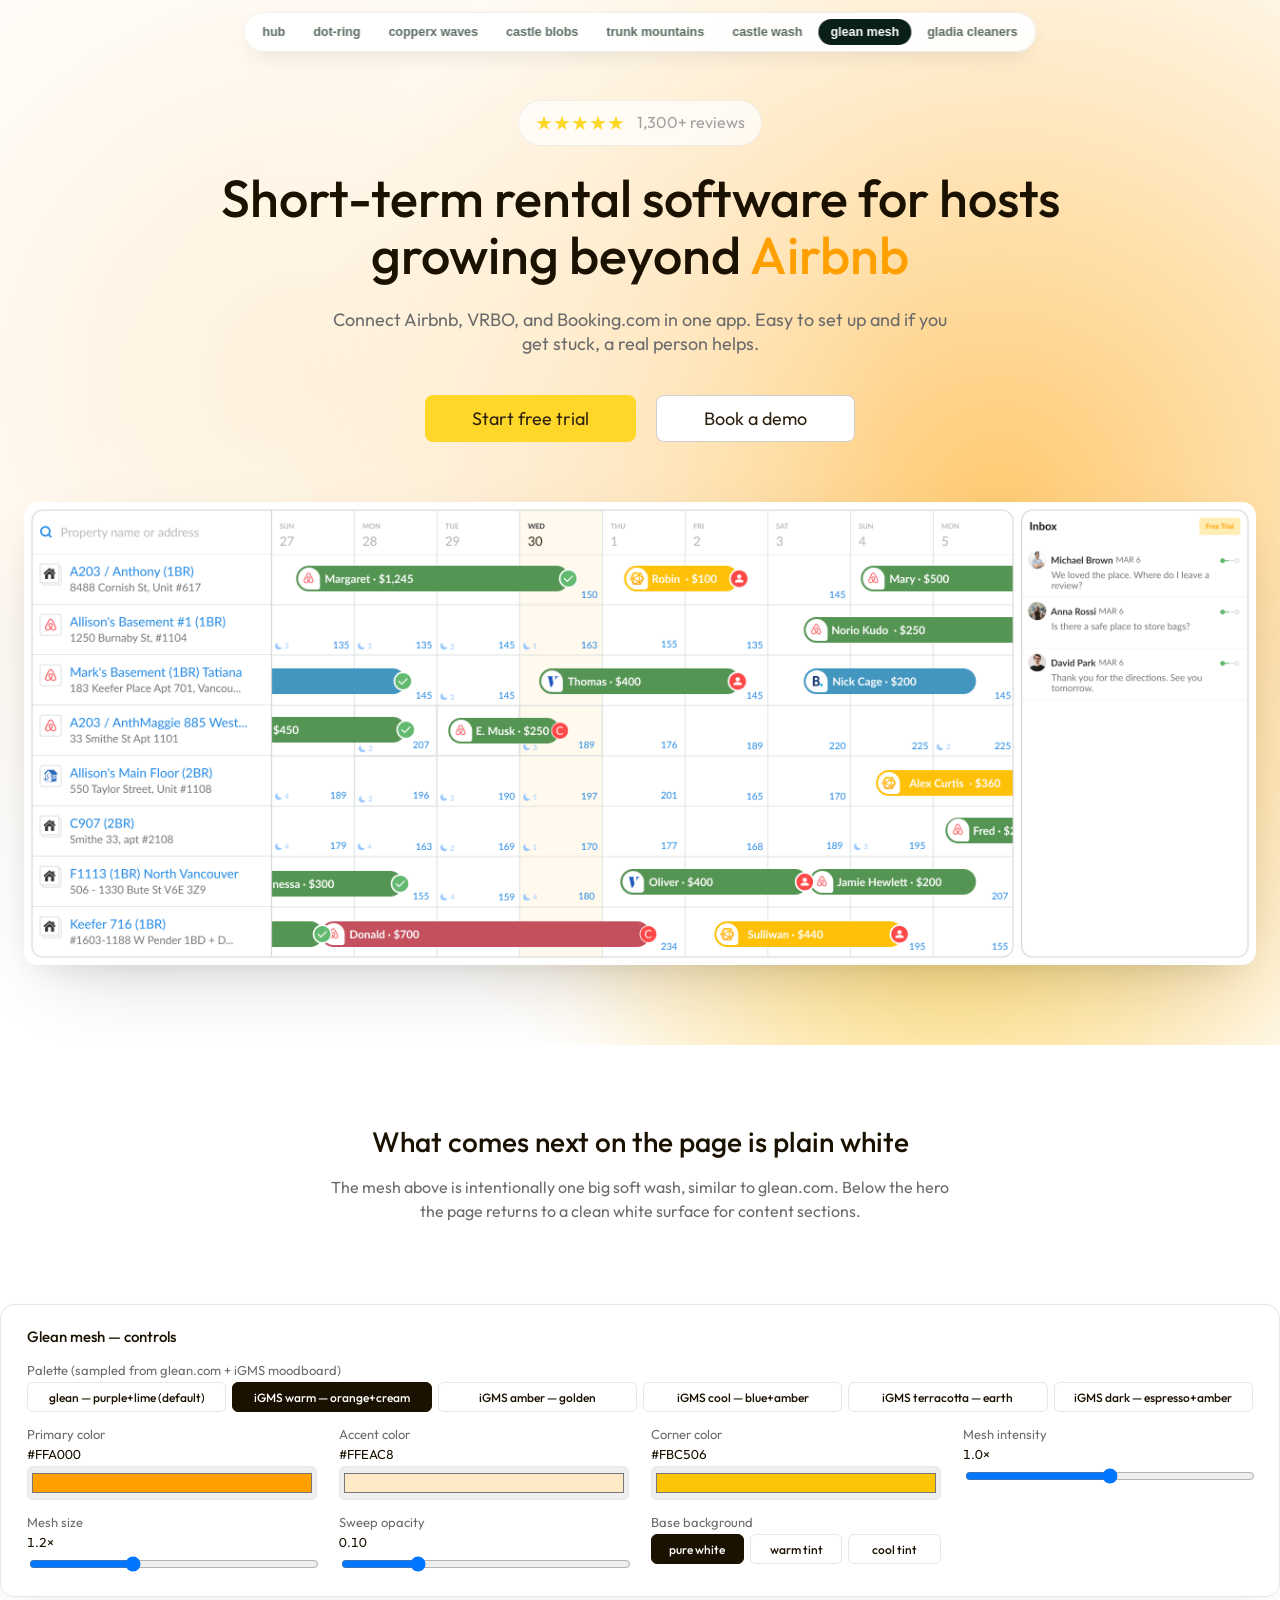
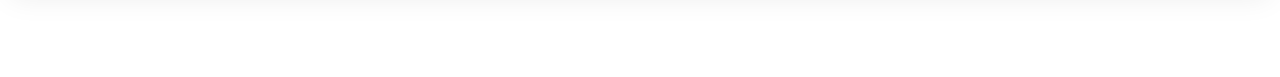
<file: prototypes/hero06-glean/index.html>
<!doctype html>
<html lang="en">
<head>
  <meta charset="utf-8" />
  <meta name="viewport" content="width=device-width, initial-scale=1" />
  <title>hero06-glean — soft mesh wash (iGMS hero accent)</title>
  <link rel="stylesheet" href="../shared/proto-nav.css" />
  <link rel="stylesheet" href="../shared/design-tokens.css" />
  <link rel="stylesheet" href="../shared/hero-base.css" />
  <link rel="stylesheet" href="./styles.css" />
</head>
<body>

  <nav class="proto-nav">
    <a href="../">hub</a>
    <a href="../dot-ring/">dot-ring</a>
    <a href="../hero01-copperx/">copperx waves</a>
    <a href="../hero02-castle/">castle blobs</a>
    <a href="../hero03-trunk/">trunk mountains</a>
    <a href="../hero05-castle/">castle wash</a>
    <a class="active" href="./">glean mesh</a>
    <a href="../hero07-gladia/">gladia cleaners</a>
  </nav>

  <section class="hero">
    <!-- Mesh gradient layers — positioned absolutely behind content. -->
    <div class="mesh mesh-primary"></div>
    <div class="mesh mesh-accent"></div>
    <div class="mesh mesh-corner"></div>
    <div class="sweep"></div>

    <div class="hero-inner">
      <div class="rating">
        <span class="rating-icons">★★★★★</span>
        <span class="rating-text">1,300+ reviews</span>
      </div>

      <h1>Short-term rental software for hosts growing beyond <span class="brand">Airbnb</span></h1>

      <p class="lede">
        Connect Airbnb, VRBO, and Booking.com in one app. Easy to set up
        and if you get stuck, a real person helps.
      </p>

      <div class="cta-row">
        <button class="btn btn-primary">Start free trial</button>
        <button class="btn btn-secondary">Book a demo</button>
      </div>

      <img
        class="product-image"
        src="../shared/igms-main-multicalendar-screen.png"
        alt="iGMS multi-calendar dashboard"
        loading="eager"
        decoding="async"
      />
    </div>
  </section>

  <section class="below-floor">
    <div class="floor-inner">
      <h2>What comes next on the page is plain white</h2>
      <p>The mesh above is intentionally one big soft wash, similar to glean.com. Below the hero the page returns to a clean white surface for content sections.</p>
    </div>
  </section>

  <aside class="controls">
    <h3>Glean mesh — controls</h3>
    <div class="grid">
      <label class="span-all">
        Palette (sampled from glean.com + iGMS moodboard)
        <div class="preset-row" id="palette-row">
          <button data-palette="glean">glean — purple+lime (default)</button>
          <button data-palette="igms-warm" class="active">iGMS warm — orange+cream</button>
          <button data-palette="igms-amber">iGMS amber — golden</button>
          <button data-palette="igms-cool">iGMS cool — blue+amber</button>
          <button data-palette="igms-terracotta">iGMS terracotta — earth</button>
          <button data-palette="igms-dark">iGMS dark — espresso+amber</button>
        </div>
      </label>

      <label>
        Primary color <span class="val" id="val-c1">#FFA000</span>
        <input id="c1" type="color" value="#FFA000" />
      </label>
      <label>
        Accent color <span class="val" id="val-c2">#FFEAC8</span>
        <input id="c2" type="color" value="#FFEAC8" />
      </label>
      <label>
        Corner color <span class="val" id="val-c3">#FBC506</span>
        <input id="c3" type="color" value="#FBC506" />
      </label>

      <label>
        Mesh intensity <span class="val" id="val-int">1.0×</span>
        <input id="intensity" type="range" min="0" max="2" step="0.05" value="1" />
      </label>
      <label>
        Mesh size <span class="val" id="val-size">1.2×</span>
        <input id="meshSize" type="range" min="0.5" max="2.5" step="0.05" value="1.2" />
      </label>
      <label>
        Sweep opacity <span class="val" id="val-sw">0.10</span>
        <input id="sweep" type="range" min="0" max="0.4" step="0.01" value="0.10" />
      </label>
      <label>
        Base background
        <div class="preset-row">
          <button data-base="white" class="active">pure white</button>
          <button data-base="warm">warm tint</button>
          <button data-base="cool">cool tint</button>
        </div>
      </label>
    </div>
  </aside>

  <script type="module">
    /* All palettes ship as { primary, accent, corner, base, brandText? }.
     * primary: dominant wash, big radial in the upper-right.
     * accent:  secondary wash, smaller radial top-left.
     * corner:  small punchy radial bottom-right (energy spot).
     * base:    optional base bg color tint.
     * brandText: optional override for the H1 "Airbnb" word color so the
     *            highlight reads against the chosen wash. */
    const PALETTES = {
      // Sampled directly from glean.com/product/assistant
      "glean": {
        primary: "#E16BFF", accent: "#F1B7FF", corner: "#D8FD49",
        base: "#FFFFFF", brandText: "#E16BFF",
      },
      // iGMS moodboard — brand orange + warm cream + amber accent
      "igms-warm": {
        primary: "#FFA000", accent: "#FFEAC8", corner: "#FBC506",
        base: "#FFFFFF", brandText: "#FFA000",
      },
      // Monochrome golden — strongest brand vibe
      "igms-amber": {
        primary: "#FFD32C", accent: "#FFEAC8", corner: "#E4AF13",
        base: "#FFFCF4", brandText: "#E4AF13",
      },
      // Cool counterpoint — uses the single blue in moodboard
      "igms-cool": {
        primary: "#006FFE", accent: "#E4E4FD", corner: "#FFC35E",
        base: "#FFFFFF", brandText: "#FFA000",
      },
      // Earthy terracotta — warm photography-textures palette
      "igms-terracotta": {
        primary: "#C97A4F", accent: "#FFEAC8", corner: "#5C3B05",
        base: "#FBF6EE", brandText: "#C97A4F",
      },
      // Dark mode — espresso surface with amber accents
      "igms-dark": {
        primary: "#5C3B05", accent: "#2F2310", corner: "#FFC35E",
        base: "#1B1100", brandText: "#FFC35E",
        darkMode: true,
      },
    };

    const BASES = {
      "white": "#FFFFFF",
      "warm":  "#FFFCF4",
      "cool":  "#F4F6F8",
    };

    const root = document.documentElement;
    const $ = (id) => document.getElementById(id);

    function applyPalette(name) {
      const p = PALETTES[name];
      if (!p) return;
      root.style.setProperty("--mesh-c1", p.primary);
      root.style.setProperty("--mesh-c2", p.accent);
      root.style.setProperty("--mesh-c3", p.corner);
      root.style.setProperty("--hero-bg-base", p.base);
      root.style.setProperty("--brand-text", p.brandText || "#FFA000");
      document.body.classList.toggle("dark-mode", !!p.darkMode);
      $("c1").value = p.primary; $("val-c1").textContent = p.primary;
      $("c2").value = p.accent;  $("val-c2").textContent = p.accent;
      $("c3").value = p.corner;  $("val-c3").textContent = p.corner;
      document.querySelectorAll("[data-palette]").forEach((x) =>
        x.classList.toggle("active", x.dataset.palette === name));
    }

    // Color pickers — override per-channel
    const colorBindings = [
      ["c1", "--mesh-c1", "val-c1"],
      ["c2", "--mesh-c2", "val-c2"],
      ["c3", "--mesh-c3", "val-c3"],
    ];
    for (const [id, prop, valId] of colorBindings) {
      $(id).addEventListener("input", (e) => {
        const v = e.target.value;
        root.style.setProperty(prop, v);
        $(valId).textContent = v.toUpperCase();
      });
    }

    $("intensity").addEventListener("input", (e) => {
      const v = Number(e.target.value);
      root.style.setProperty("--mesh-intensity", v);
      $("val-int").textContent = `${v.toFixed(2)}×`;
    });
    $("meshSize").addEventListener("input", (e) => {
      const v = Number(e.target.value);
      root.style.setProperty("--mesh-size", v);
      $("val-size").textContent = `${v.toFixed(2)}×`;
    });
    $("sweep").addEventListener("input", (e) => {
      const v = Number(e.target.value);
      root.style.setProperty("--sweep-opacity", v);
      $("val-sw").textContent = v.toFixed(2);
    });

    document.querySelectorAll("[data-base]").forEach((b) => {
      b.addEventListener("click", () => {
        document.querySelectorAll("[data-base]").forEach((x) => x.classList.remove("active"));
        b.classList.add("active");
        root.style.setProperty("--hero-bg-base", BASES[b.dataset.base]);
      });
    });

    document.querySelectorAll("[data-palette]").forEach((b) => {
      b.addEventListener("click", () => applyPalette(b.dataset.palette));
    });

    // First paint — iGMS warm by default (brand-aligned)
    applyPalette("igms-warm");
  </script>
</body>
</html>
</file>
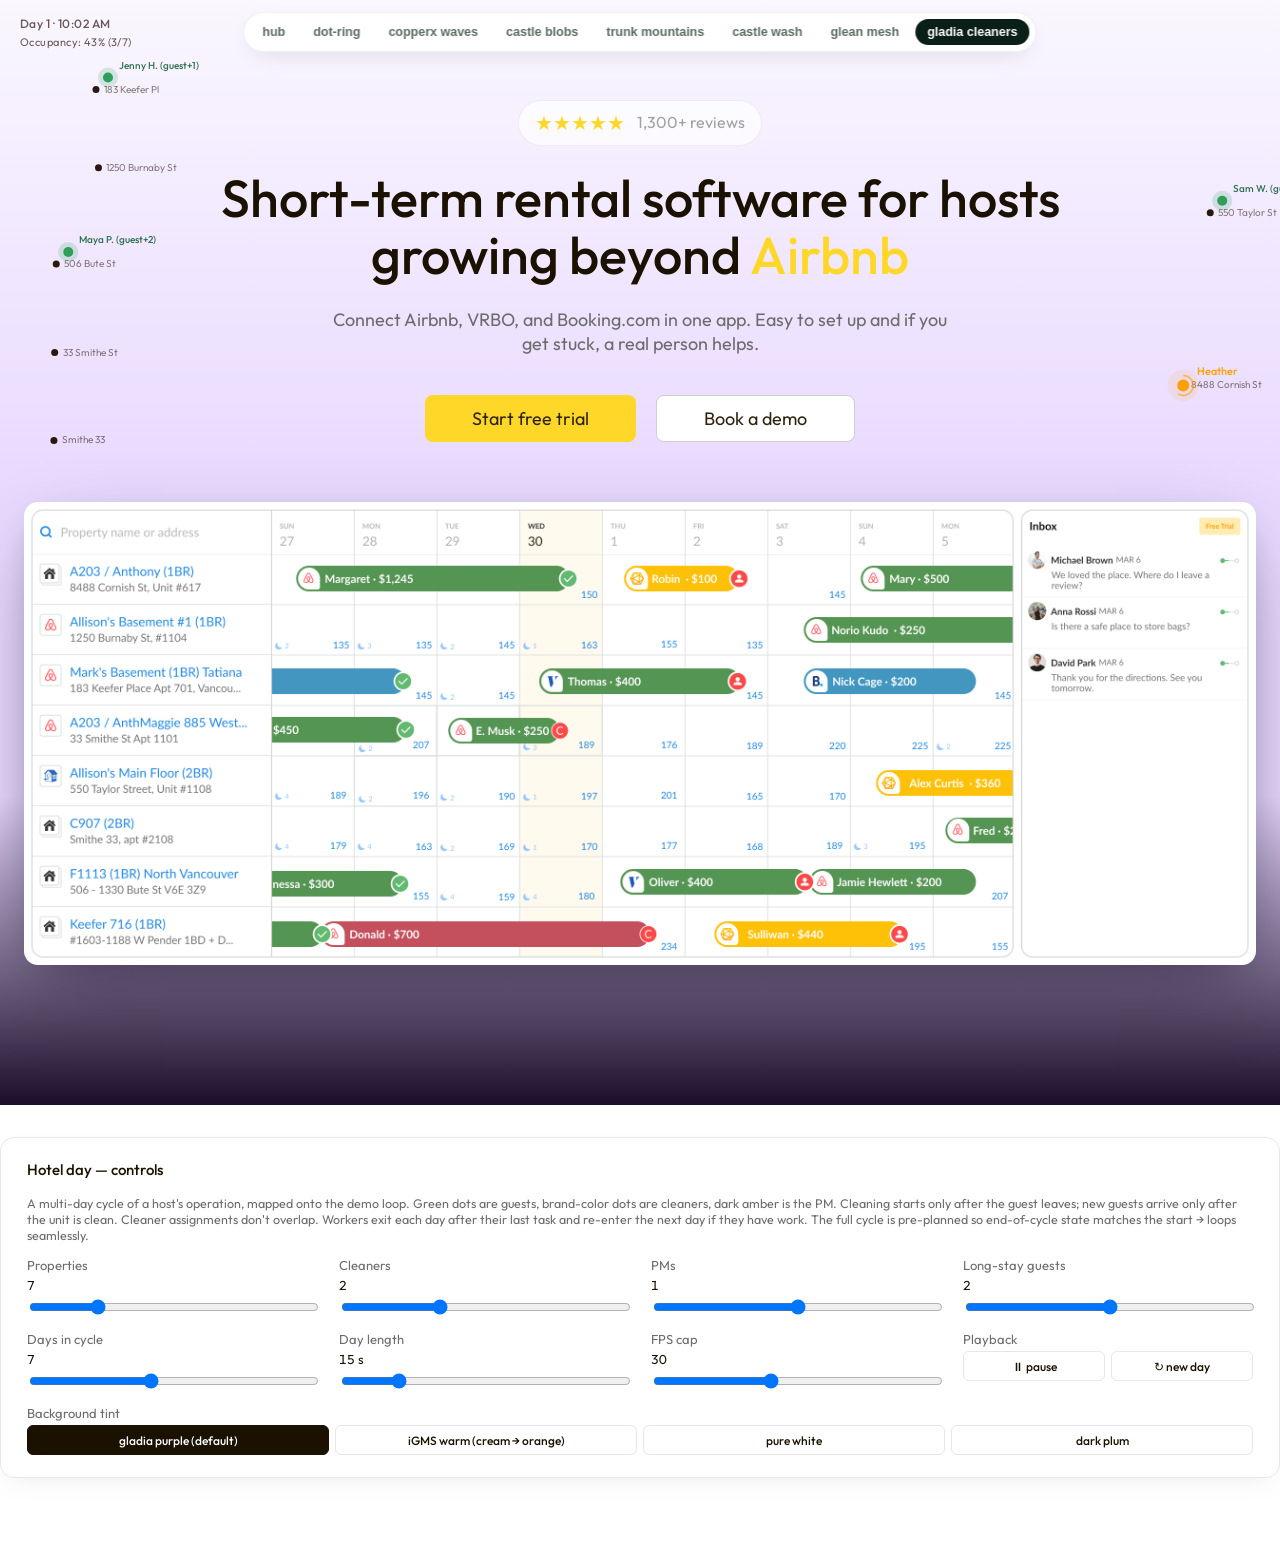
<file: prototypes/hero07-gladia/index.html>
<!doctype html>
<html lang="en">
<head>
  <meta charset="utf-8" />
  <meta name="viewport" content="width=device-width, initial-scale=1" />
  <title>hero07-gladia — cleaner routing scene (iGMS hero accent)</title>
  <link rel="stylesheet" href="../shared/proto-nav.css" />
  <link rel="stylesheet" href="../shared/design-tokens.css" />
  <link rel="stylesheet" href="../shared/hero-base.css" />
  <link rel="stylesheet" href="./styles.css" />
</head>
<body>

  <nav class="proto-nav">
    <a href="../">hub</a>
    <a href="../dot-ring/">dot-ring</a>
    <a href="../hero01-copperx/">copperx waves</a>
    <a href="../hero02-castle/">castle blobs</a>
    <a href="../hero03-trunk/">trunk mountains</a>
    <a href="../hero05-castle/">castle wash</a>
    <a href="../hero06-glean/">glean mesh</a>
    <a class="active" href="./">gladia cleaners</a>
  </nav>

  <section class="hero">
    <svg id="scene" class="scene" aria-hidden="true"></svg>

    <div class="hero-inner">
      <div class="rating">
        <span class="rating-icons">★★★★★</span>
        <span class="rating-text">1,300+ reviews</span>
      </div>

      <h1>Short-term rental software for hosts growing beyond <span class="brand">Airbnb</span></h1>

      <p class="lede">
        Connect Airbnb, VRBO, and Booking.com in one app. Easy to set up
        and if you get stuck, a real person helps.
      </p>

      <div class="cta-row">
        <button class="btn btn-primary">Start free trial</button>
        <button class="btn btn-secondary">Book a demo</button>
      </div>

      <img
        class="product-image"
        src="../shared/igms-main-multicalendar-screen.png"
        alt="iGMS multi-calendar dashboard"
        loading="eager"
        decoding="async"
      />
    </div>
  </section>

  <aside class="controls">
    <h3>Hotel day — controls</h3>
    <p style="margin:0 0 14px; color: var(--color-muted); font-size: 12.5px;">
      A multi-day cycle of a host's operation, mapped onto the demo loop. Green
      dots are guests, brand-color dots are cleaners, dark amber is the PM.
      Cleaning starts only after the guest leaves; new guests arrive only after
      the unit is clean. Cleaner assignments don't overlap. Workers exit each
      day after their last task and re-enter the next day if they have work.
      The full cycle is pre-planned so end-of-cycle state matches the start →
      loops seamlessly.
    </p>
    <div class="grid">
      <label>
        Properties <span class="val" id="val-props">7</span>
        <input id="propertyCount" type="range" min="5" max="14" step="1" value="7" />
      </label>
      <label>
        Cleaners <span class="val" id="val-cleaners">2</span>
        <input id="cleanerCount" type="range" min="1" max="4" step="1" value="2" />
      </label>
      <label>
        PMs <span class="val" id="val-pms">1</span>
        <input id="pmCount" type="range" min="0" max="2" step="1" value="1" />
      </label>
      <label>
        Long-stay guests <span class="val" id="val-long">2</span>
        <input id="longStayCount" type="range" min="0" max="4" step="1" value="2" />
      </label>
      <label>
        Days in cycle <span class="val" id="val-days">7</span>
        <input id="dayCount" type="range" min="2" max="14" step="1" value="7" />
      </label>
      <label>
        Day length <span class="val" id="val-day">15 s</span>
        <input id="dayMs" type="range" min="5000" max="60000" step="1000" value="15000" />
      </label>
      <label>
        FPS cap <span class="val" id="val-fps">30</span>
        <input id="fps" type="range" min="10" max="60" step="5" value="30" />
      </label>
      <label>
        Playback
        <div class="preset-row">
          <button id="pause" type="button">⏸ pause</button>
          <button id="reshuffle" type="button">↻ new day</button>
        </div>
      </label>

      <label class="span-all">
        Background tint
        <div class="preset-row" id="bg-row">
          <button data-bg="gladia" class="active">gladia purple (default)</button>
          <button data-bg="warm">iGMS warm (cream → orange)</button>
          <button data-bg="white">pure white</button>
          <button data-bg="dark">dark plum</button>
        </div>
      </label>
    </div>
  </aside>

  <script type="module">
    import { CleanerScene } from "./cleaners.js";

    const BG = {
      gladia: ["#FAF7FF", "#E8D9FF", "#1B0E2A"],
      warm:   ["#FFFCF4", "#FFE4B5", "#5C3B05"],
      white:  ["#FFFFFF", "#FFFFFF", "#F4F4F5"],
      dark:   ["#1B0E2A", "#2A1840", "#0A0517"],
    };

    const root = document.documentElement;
    const $ = (id) => document.getElementById(id);

    const svg = document.getElementById("scene");
    const scene = new CleanerScene(svg, { seed: Date.now() & 0xffff });
    scene.start();

    function bindRange(id, key, valId, fmt, transform = (v) => v) {
      $(id).addEventListener("input", (e) => {
        const v = Number(e.target.value);
        scene.update({ [key]: transform(v) });
        $(valId).textContent = fmt(v);
      });
    }
    bindRange("propertyCount",    "propertyCount",    "val-props",     (v) => `${v}`);
    bindRange("cleanerCount",     "cleanerCount",     "val-cleaners",  (v) => `${v}`);
    bindRange("pmCount",          "pmCount",          "val-pms",       (v) => `${v}`);
    bindRange("longStayCount",    "longStayCount",    "val-long",      (v) => `${v}`);
    bindRange("dayCount",         "dayCount",         "val-days",      (v) => `${v}`);
    bindRange("dayMs",            "dayMs",            "val-day",       (v) => `${(v/1000).toFixed(0)} s`);
    bindRange("fps",              "fps",              "val-fps",       (v) => `${v}`);

    document.querySelectorAll("[data-bg]").forEach((b) => {
      b.addEventListener("click", () => {
        document.querySelectorAll("[data-bg]").forEach((x) => x.classList.remove("active"));
        b.classList.add("active");
        const [top, mid, bot] = BG[b.dataset.bg];
        root.style.setProperty("--gladia-bg-top", top);
        root.style.setProperty("--gladia-bg-mid", mid);
        root.style.setProperty("--gladia-bg-bottom", bot);
      });
    });

    $("reshuffle").addEventListener("click", () => scene.reshuffle());

    let paused = false;
    $("pause").addEventListener("click", () => {
      paused = !paused;
      scene.update({ paused });
      $("pause").textContent = paused ? "▶ play" : "⏸ pause";
    });
  </script>
</body>
</html>
</file>
<file: styles.css>
:root {
  --dot-color: #B5D626;          /* Salesloft-like green; override per page */
  --hero-bg-top: #f0f8f3;
  --hero-bg-bottom: #ffffff;
  --text: #0a1f17;
  --muted: #5b6b62;
  --accent: #2a8c5a;
  --max-width: 1200px;
}

* { box-sizing: border-box; }

html, body {
  margin: 0;
  padding: 0;
  font-family: -apple-system, BlinkMacSystemFont, "Inter", "Segoe UI", Roboto, sans-serif;
  color: var(--text);
  background: #fff;
}

.hero {
  position: relative;
  overflow: hidden;
  background: linear-gradient(var(--hero-bg-top), var(--hero-bg-bottom));
  padding: 80px 24px 120px;
}

.hero-inner {
  position: relative;
  max-width: var(--max-width);
  margin: 0 auto;
  display: grid;
  grid-template-columns: 1fr 1fr;
  gap: 48px;
  align-items: center;
}

.hero-copy h1 {
  font-size: clamp(36px, 5vw, 56px);
  line-height: 1.05;
  margin: 0 0 16px;
  letter-spacing: -0.02em;
}

.hero-copy p {
  font-size: 18px;
  line-height: 1.5;
  color: var(--muted);
  max-width: 480px;
  margin: 0 0 32px;
}

.cta {
  display: inline-flex;
  align-items: center;
  gap: 8px;
  background: var(--accent);
  color: #fff;
  padding: 14px 22px;
  border-radius: 999px;
  font-weight: 600;
  text-decoration: none;
  border: none;
  cursor: pointer;
}

.hero-visual {
  position: relative;
  aspect-ratio: 4 / 3;
  display: flex;
  align-items: center;
  justify-content: center;
}

.hero-image {
  position: relative;
  z-index: 2;
  width: 100%;
  height: 100%;
  border-radius: 14px;
  box-shadow:
    0 30px 60px -20px rgba(20, 60, 40, 0.25),
    0 10px 20px -10px rgba(20, 60, 40, 0.15);
  background:
    linear-gradient(135deg, #ffffff 0%, #f4faf6 100%);
  display: flex;
  flex-direction: column;
  overflow: hidden;
}

.hero-image .topbar {
  height: 36px;
  background: #f4faf6;
  border-bottom: 1px solid #e7eee9;
  display: flex;
  align-items: center;
  gap: 6px;
  padding: 0 14px;
}
.hero-image .topbar i {
  width: 10px; height: 10px; border-radius: 50%; background: #d7ded9; display: inline-block;
}
.hero-image .body {
  flex: 1;
  display: grid;
  grid-template-columns: 200px 1fr;
}
.hero-image .side {
  background: #f4faf6;
  border-right: 1px solid #e7eee9;
  padding: 16px;
  display: flex;
  flex-direction: column;
  gap: 10px;
}
.hero-image .side .row {
  height: 12px;
  border-radius: 4px;
  background: #e7eee9;
}
.hero-image .side .row.active { background: var(--accent); opacity: 0.5; }
.hero-image .main {
  padding: 22px;
  display: grid;
  grid-template-columns: 1fr 1fr;
  grid-auto-rows: 88px;
  gap: 14px;
}
.hero-image .card {
  background: #ffffff;
  border: 1px solid #e7eee9;
  border-radius: 8px;
  padding: 12px;
  display: flex;
  flex-direction: column;
  justify-content: space-between;
}
.hero-image .card .h {
  font-size: 11px;
  color: var(--muted);
  text-transform: uppercase;
  letter-spacing: 0.06em;
}
.hero-image .card .v {
  font-size: 22px;
  font-weight: 700;
  letter-spacing: -0.02em;
}
.hero-image .card.wide { grid-column: span 2; }
.hero-image .card .bars {
  display: flex; gap: 6px; align-items: flex-end; height: 36px;
}
.hero-image .card .bars i {
  flex: 1; background: var(--accent); border-radius: 3px 3px 0 0; opacity: 0.7;
}

/* --- The dot ring background --------------------------------------------- */
/* Host is positioned so the ring is roughly centered on the hero image and
   extends beyond it. The SVG inside fills the host, currentColor paints it. */
.dot-ring-host {
  position: absolute;
  z-index: 1;                 /* behind .hero-image (z=2), above gradient */
  top: 50%;
  left: 50%;
  width: 140%;
  aspect-ratio: 1 / 1;
  transform: translate(-50%, -50%);
  color: var(--dot-color);    /* SVG circles use fill="currentColor" */
  pointer-events: none;
  will-change: transform;
}

.dot-ring-host > svg {
  display: block;
  width: 100%;
  height: 100%;
  animation: dot-ring-spin var(--dot-ring-duration, 250s) linear infinite;
  transform-origin: 50% 50%;
}

@keyframes dot-ring-spin {
  from { transform: rotate(0deg); }
  to   { transform: rotate(var(--dot-ring-turn, 1turn)); }
}

@media (prefers-reduced-motion: reduce) {
  .dot-ring-host > svg { animation: none; }
}

/* --- Hero 2: "horizon" variant -------------------------------------------
   Centered copy + CTA, with the dot ring rendered as a wide, shallow arc
   at the top of the section — like a planet horizon from orbit. */
.hero2 {
  position: relative;
  overflow: hidden;
  background: linear-gradient(180deg, #ffffff 0%, var(--hero-bg-top) 100%);
  padding: 180px 24px 120px;
  text-align: center;
}

.hero2-inner {
  position: relative;
  z-index: 3;
  max-width: 640px;
  margin: 0 auto;
}

.hero2-inner h2 {
  font-size: clamp(32px, 4.4vw, 52px);
  line-height: 1.05;
  margin: 0 0 18px;
  letter-spacing: -0.02em;
}

.hero2-inner p {
  font-size: 18px;
  line-height: 1.5;
  color: var(--muted);
  margin: 0 0 32px;
}

/* Horizon-positioned ring: enormous, centered horizontally, with its TOP
   edge meeting the top of the section. The rest of the circle extends
   downward and is clipped by .hero2 overflow:hidden. */
.dot-ring-host.horizon {
  width: 320vw;          /* radius = 160vw -> very gentle curvature */
  top: 1vw;              /* slight nudge so the apex sits just below section top */
  bottom: auto;
  left: 50%;
  transform: translateX(-50%);   /* override default (which also Y-translates) */
}

/* --- Controls panel (demo only) ------------------------------------------ */
.controls {
  max-width: var(--max-width);
  margin: 32px auto 80px;
  padding: 20px 24px;
  background: #fff;
  border: 1px solid #e7eee9;
  border-radius: 12px;
  box-shadow: 0 10px 30px -10px rgba(0,0,0,0.08);
  font-size: 13px;
  display: grid;
  grid-template-columns: repeat(4, 1fr);
  gap: 16px 24px;
}
.controls h3 {
  grid-column: 1 / -1;
  margin: 0 0 4px;
  font-size: 15px;
  letter-spacing: -0.01em;
}
.controls .target-tabs {
  grid-column: 1 / -1;
  display: flex;
  gap: 6px;
  margin-bottom: 4px;
}
.controls .target-tabs button {
  flex: 1;
  height: 34px;
  border: 1px solid #e7eee9;
  border-radius: 8px;
  background: #fff;
  cursor: pointer;
  font-weight: 600;
  font-size: 13px;
  color: var(--muted);
}
.controls .target-tabs button.active {
  background: var(--text);
  color: #fff;
  border-color: var(--text);
}
.controls label {
  display: flex;
  flex-direction: column;
  gap: 4px;
  margin-bottom: 0;
  color: var(--muted);
}
.controls label[hidden] { display: none; }
.controls label span.val {
  color: var(--text);
  font-variant-numeric: tabular-nums;
}
.controls input[type="color"] {
  width: 100%;
  height: 36px;
  border: 1px solid #e7eee9;
  border-radius: 6px;
  padding: 2px;
  background: #fff;
}
.controls input[type="range"] { width: 100%; }
.controls .swatches {
  display: flex; gap: 6px; margin-top: 6px;
}
.controls .swatches button {
  flex: 1;
  height: 28px;
  border: 1px solid #e7eee9;
  border-radius: 6px;
  cursor: pointer;
  font-size: 0;
}
.controls .preset-row {
  display: flex; gap: 6px;
}
.controls .preset-row button {
  flex: 1;
  height: 28px;
  border: 1px solid #e7eee9;
  border-radius: 6px;
  background: #fff;
  cursor: pointer;
}
.controls .preset-row button.active {
  background: var(--accent);
  color: #fff;
  border-color: var(--accent);
}

@media (max-width: 880px) {
  .hero-inner { grid-template-columns: 1fr; }
  .controls { grid-template-columns: 1fr 1fr; margin: 16px; }
}
</file>
<file: prototypes/shared/proto-nav.css>
/* Small floating nav between prototypes. Same file linked from all demos. */
.proto-nav {
  position: fixed;
  top: 12px;
  left: 50%;
  transform: translateX(-50%);
  z-index: 1000;
  display: inline-flex;
  align-items: center;
  gap: 4px;
  background: rgba(255, 255, 255, 0.92);
  backdrop-filter: blur(8px);
  border: 1px solid rgba(0, 0, 0, 0.06);
  border-radius: 999px;
  padding: 6px;
  box-shadow: 0 8px 24px -8px rgba(0, 0, 0, 0.12);
  font-family: -apple-system, BlinkMacSystemFont, "Inter", sans-serif;
  font-size: 12.5px;
  font-weight: 600;
}
.proto-nav a {
  color: #5b6b62;
  text-decoration: none;
  padding: 6px 12px;
  border-radius: 999px;
  transition: background 0.15s, color 0.15s;
  white-space: nowrap;
}
.proto-nav a:hover { color: #0a1f17; background: rgba(0, 0, 0, 0.04); }
.proto-nav a.active { color: #fff; background: #0a1f17; }
</file>
<file: prototypes/dot-ring/styles.css>
:root {
  --dot-color: #B5D626;          /* Salesloft-like green; override per page */
  --hero-bg-top: #f0f8f3;
  --hero-bg-bottom: #ffffff;
  --text: #0a1f17;
  --muted: #5b6b62;
  --accent: #2a8c5a;
  --max-width: 1200px;
}

* { box-sizing: border-box; }

html, body {
  margin: 0;
  padding: 0;
  font-family: -apple-system, BlinkMacSystemFont, "Inter", "Segoe UI", Roboto, sans-serif;
  color: var(--text);
  background: #fff;
}

.hero {
  position: relative;
  overflow: hidden;
  background: linear-gradient(var(--hero-bg-top), var(--hero-bg-bottom));
  padding: 80px 24px 120px;
}

.hero-inner {
  position: relative;
  max-width: var(--max-width);
  margin: 0 auto;
  display: grid;
  grid-template-columns: 1fr 1fr;
  gap: 48px;
  align-items: center;
}

.hero-copy h1 {
  font-size: clamp(36px, 5vw, 56px);
  line-height: 1.05;
  margin: 0 0 16px;
  letter-spacing: -0.02em;
}

.hero-copy p {
  font-size: 18px;
  line-height: 1.5;
  color: var(--muted);
  max-width: 480px;
  margin: 0 0 32px;
}

.cta {
  display: inline-flex;
  align-items: center;
  gap: 8px;
  background: var(--accent);
  color: #fff;
  padding: 14px 22px;
  border-radius: 999px;
  font-weight: 600;
  text-decoration: none;
  border: none;
  cursor: pointer;
}

.hero-visual {
  position: relative;
  aspect-ratio: 4 / 3;
  display: flex;
  align-items: center;
  justify-content: center;
}

.hero-image {
  position: relative;
  z-index: 2;
  width: 100%;
  height: 100%;
  border-radius: 14px;
  box-shadow:
    0 30px 60px -20px rgba(20, 60, 40, 0.25),
    0 10px 20px -10px rgba(20, 60, 40, 0.15);
  background:
    linear-gradient(135deg, #ffffff 0%, #f4faf6 100%);
  display: flex;
  flex-direction: column;
  overflow: hidden;
}

.hero-image .topbar {
  height: 36px;
  background: #f4faf6;
  border-bottom: 1px solid #e7eee9;
  display: flex;
  align-items: center;
  gap: 6px;
  padding: 0 14px;
}
.hero-image .topbar i {
  width: 10px; height: 10px; border-radius: 50%; background: #d7ded9; display: inline-block;
}
.hero-image .body {
  flex: 1;
  display: grid;
  grid-template-columns: 200px 1fr;
}
.hero-image .side {
  background: #f4faf6;
  border-right: 1px solid #e7eee9;
  padding: 16px;
  display: flex;
  flex-direction: column;
  gap: 10px;
}
.hero-image .side .row {
  height: 12px;
  border-radius: 4px;
  background: #e7eee9;
}
.hero-image .side .row.active { background: var(--accent); opacity: 0.5; }
.hero-image .main {
  padding: 22px;
  display: grid;
  grid-template-columns: 1fr 1fr;
  grid-auto-rows: 88px;
  gap: 14px;
}
.hero-image .card {
  background: #ffffff;
  border: 1px solid #e7eee9;
  border-radius: 8px;
  padding: 12px;
  display: flex;
  flex-direction: column;
  justify-content: space-between;
}
.hero-image .card .h {
  font-size: 11px;
  color: var(--muted);
  text-transform: uppercase;
  letter-spacing: 0.06em;
}
.hero-image .card .v {
  font-size: 22px;
  font-weight: 700;
  letter-spacing: -0.02em;
}
.hero-image .card.wide { grid-column: span 2; }
.hero-image .card .bars {
  display: flex; gap: 6px; align-items: flex-end; height: 36px;
}
.hero-image .card .bars i {
  flex: 1; background: var(--accent); border-radius: 3px 3px 0 0; opacity: 0.7;
}

/* --- The dot ring background --------------------------------------------- */
/* Host is positioned so the ring is roughly centered on the hero image and
   extends beyond it. The SVG inside fills the host, currentColor paints it. */
.dot-ring-host {
  position: absolute;
  z-index: 1;                 /* behind .hero-image (z=2), above gradient */
  top: 50%;
  left: 50%;
  width: 140%;
  aspect-ratio: 1 / 1;
  transform: translate(-50%, -50%);
  color: var(--dot-color);    /* SVG circles use fill="currentColor" */
  pointer-events: none;
  will-change: transform;
}

.dot-ring-host > svg {
  display: block;
  width: 100%;
  height: 100%;
  animation: dot-ring-spin var(--dot-ring-duration, 250s) linear infinite;
  transform-origin: 50% 50%;
}

@keyframes dot-ring-spin {
  from { transform: rotate(0deg); }
  to   { transform: rotate(var(--dot-ring-turn, 1turn)); }
}

@media (prefers-reduced-motion: reduce) {
  .dot-ring-host > svg { animation: none; }
}

/* --- Hero 2: "horizon" variant -------------------------------------------
   Centered copy + CTA, with the dot ring rendered as a wide, shallow arc
   at the top of the section — like a planet horizon from orbit. */
.hero2 {
  position: relative;
  overflow: hidden;
  background: linear-gradient(180deg, #ffffff 0%, var(--hero-bg-top) 100%);
  padding: 180px 24px 120px;
  text-align: center;
}

.hero2-inner {
  position: relative;
  z-index: 3;
  max-width: 640px;
  margin: 0 auto;
}

.hero2-inner h2 {
  font-size: clamp(32px, 4.4vw, 52px);
  line-height: 1.05;
  margin: 0 0 18px;
  letter-spacing: -0.02em;
}

.hero2-inner p {
  font-size: 18px;
  line-height: 1.5;
  color: var(--muted);
  margin: 0 0 32px;
}

/* Horizon-positioned ring: enormous, centered horizontally, with its TOP
   edge meeting the top of the section. The rest of the circle extends
   downward and is clipped by .hero2 overflow:hidden. */
.dot-ring-host.horizon {
  width: 320vw;          /* radius = 160vw -> very gentle curvature */
  top: 1vw;              /* slight nudge so the apex sits just below section top */
  bottom: auto;
  left: 50%;
  transform: translateX(-50%);   /* override default (which also Y-translates) */
}

/* --- Controls panel (demo only) ------------------------------------------ */
.controls {
  max-width: var(--max-width);
  margin: 32px auto 80px;
  padding: 20px 24px;
  background: #fff;
  border: 1px solid #e7eee9;
  border-radius: 12px;
  box-shadow: 0 10px 30px -10px rgba(0,0,0,0.08);
  font-size: 13px;
  display: grid;
  grid-template-columns: repeat(4, 1fr);
  gap: 16px 24px;
}
.controls h3 {
  grid-column: 1 / -1;
  margin: 0 0 4px;
  font-size: 15px;
  letter-spacing: -0.01em;
}
.controls .target-tabs {
  grid-column: 1 / -1;
  display: flex;
  gap: 6px;
  margin-bottom: 4px;
}
.controls .target-tabs button {
  flex: 1;
  height: 34px;
  border: 1px solid #e7eee9;
  border-radius: 8px;
  background: #fff;
  cursor: pointer;
  font-weight: 600;
  font-size: 13px;
  color: var(--muted);
}
.controls .target-tabs button.active {
  background: var(--text);
  color: #fff;
  border-color: var(--text);
}
.controls label {
  display: flex;
  flex-direction: column;
  gap: 4px;
  margin-bottom: 0;
  color: var(--muted);
}
.controls label[hidden] { display: none; }
.controls label span.val {
  color: var(--text);
  font-variant-numeric: tabular-nums;
}
.controls input[type="color"] {
  width: 100%;
  height: 36px;
  border: 1px solid #e7eee9;
  border-radius: 6px;
  padding: 2px;
  background: #fff;
}
.controls input[type="range"] { width: 100%; }
.controls .swatches {
  display: flex; gap: 6px; margin-top: 6px;
}
.controls .swatches button {
  flex: 1;
  height: 28px;
  border: 1px solid #e7eee9;
  border-radius: 6px;
  cursor: pointer;
  font-size: 0;
}
.controls .preset-row {
  display: flex; gap: 6px;
}
.controls .preset-row button {
  flex: 1;
  height: 28px;
  border: 1px solid #e7eee9;
  border-radius: 6px;
  background: #fff;
  cursor: pointer;
}
.controls .preset-row button.active {
  background: var(--accent);
  color: #fff;
  border-color: var(--accent);
}

@media (max-width: 880px) {
  .hero-inner { grid-template-columns: 1fr; }
  .controls { grid-template-columns: 1fr 1fr; margin: 16px; }
}
</file>
<file: prototypes/shared/design-tokens.css>
/* iGMS design tokens — extracted from Figma "Website NEW" / Main Page 05.2026
 * Source: node 749:79820 (Block 1, hero) on 92:18686 (MAIN PAGE 1440px)
 * Synced: 2026-05-26
 *
 * If you change a value here, it propagates to every prototype that uses
 * these variables. Don't override per-prototype unless intentional.
 */

@import url('https://fonts.googleapis.com/css2?family=Outfit:wght@400;500&display=swap');

:root {
  /* ---- Typography ----
   * Single family across the brand. Weights used: Regular (400), Medium (500).
   */
  --font-display: "Outfit", -apple-system, BlinkMacSystemFont, "Inter", sans-serif;
  --font-body:    "Outfit", -apple-system, BlinkMacSystemFont, "Inter", sans-serif;

  /* H1 (hero title) */
  --fs-h1:        52px;
  --lh-h1:        57.2px;    /* ≈ 1.1 */
  --fw-h1:        500;
  --color-h1:     #1B1100;

  /* Body / description */
  --fs-body:      18px;
  --lh-body:      23.4px;    /* ≈ 1.3 */
  --fw-body:      400;
  --color-body:   #6C6C6C;

  /* Small text (rating row, hints) */
  --fs-small:     16px;
  --lh-small:     17.6px;
  --fw-small:     400;
  --color-small:  #A0A0A0;

  /* Stars / accent inline */
  --fs-stars:     20px;
  --fw-stars:     500;
  --color-stars:  #FFD729;

  /* Buttons */
  --fs-btn:       18px;
  --lh-btn:       23.4px;
  --fw-btn:       400;
  --color-btn-text: #2F2310;

  /* ---- Colors ---- */
  --color-bg:        #FFFFFF;
  --color-brand:     #FFD729;   /* Primary CTA + accent in headings if needed */
  --color-text:      #1B1100;
  --color-muted:     #6C6C6C;
  --color-faint:     #A0A0A0;
  --color-border:    #D0CFCF;
  --color-border-soft: #E7E7E7;

  /* ---- Buttons ---- */
  --btn-radius:      8px;
  --btn-padding:     12px 47px;
  --btn-height:      47px;
  --btn-gap:         20px;       /* between two buttons in CTA row */
  --btn-border:      0.7px solid var(--color-border);

  /* ---- Hero layout (1440px design) ----
   * The hero (Block 1) is 1320×914 with VERTICAL auto-layout,
   * center-aligned, gap 24px between Product Rating row and the rest.
   * Inside "Heading+illustration":
   *   - 60px between the heading-text-block and the product image
   *   - 40px between (title + description) and CTA buttons
   *   - 24px between title and description
   */
  --hero-max-width:        1320px;   /* content max width */
  --hero-title-max-width:  850px;    /* H1 wrap width */
  --hero-desc-max-width:   642px;    /* description wrap width */
  --hero-gap-rating:       24px;     /* rating → heading */
  --hero-gap-image:        60px;     /* heading-block → image */
  --hero-gap-cta:          40px;     /* (title+desc) → CTA row */
  --hero-gap-title-desc:   24px;     /* title → description */

  /* ---- Rating row ----
   * Pill: padding 12px 16px, gap 12px between stars+text and icons row.
   */
  --rating-padding:        12px 16px;
  --rating-gap:            12px;

  /* ---- Misc ---- */
  --shadow-card:
    0 30px 80px -30px rgba(20, 17, 0, 0.20),
    0 12px 32px -16px rgba(20, 17, 0, 0.12);
}
</file>
<file: prototypes/shared/hero-base.css>
/* Shared hero layout for all iGMS hero prototypes.
 * Uses design tokens from design-tokens.css. Each prototype adds its own
 * background effect on top of this layout.
 *
 * DOM expected:
 *   <section class="hero">
 *     <!-- prototype background goes here (canvas, divs, svg) -->
 *     <div class="hero-inner">
 *       <div class="rating">
 *         <span class="rating-icons"> ★★★★★ </span>
 *         <span class="rating-text">1,300+ reviews</span>
 *       </div>
 *       <h1>…</h1>
 *       <p class="lede">…</p>
 *       <div class="cta-row">
 *         <button class="btn btn-primary">Start free trial</button>
 *         <button class="btn btn-secondary">Book a demo</button>
 *       </div>
 *       <img class="product-image" src="…" />
 *     </div>
 *   </section>
 */

* { box-sizing: border-box; }

html, body {
  margin: 0;
  padding: 0;
  background: var(--color-bg);
  color: var(--color-text);
  font-family: var(--font-body);
  font-weight: var(--fw-body);
  -webkit-font-smoothing: antialiased;
  -moz-osx-font-smoothing: grayscale;
  text-rendering: optimizeLegibility;
}

.hero {
  position: relative;
  overflow: hidden;
  background: var(--color-bg);
  /* Top padding matches Figma — rating sits a comfortable distance below header */
  padding: 100px 24px 80px;
  display: flex;
  justify-content: center;
}

.hero-inner {
  position: relative;
  z-index: 2;             /* sits above background effects */
  width: 100%;
  max-width: var(--hero-max-width);
  display: flex;
  flex-direction: column;
  align-items: center;
  text-align: center;
  /* "Heading+illustration" container has 60px gap between heading-block and image.
     The hero-block uses 24px gap to separate the rating from heading group below.
     We manage these via margins on individual children to match Figma's
     auto-layout flow without an extra wrapper. */
}

/* ---- Rating row ------------------------------------------------------- */
.rating {
  display: inline-flex;
  align-items: center;
  gap: var(--rating-gap);
  padding: var(--rating-padding);
  border-radius: 999px;
  background: rgba(255, 255, 255, 0.7);
  backdrop-filter: blur(4px);
  border: 1px solid rgba(0, 0, 0, 0.06);
  margin-bottom: var(--hero-gap-rating);
}
.rating-icons {
  color: var(--color-stars);
  font-size: var(--fs-stars);
  font-weight: var(--fw-stars);
  line-height: 1;
  letter-spacing: 0;
}
.rating-text {
  font-size: var(--fs-small);
  line-height: var(--lh-small);
  color: var(--color-faint);
}

/* ---- Title ------------------------------------------------------------- */
h1 {
  font-family: var(--font-display);
  font-size: var(--fs-h1);
  line-height: var(--lh-h1);
  font-weight: var(--fw-h1);
  color: var(--color-h1);
  letter-spacing: 0;
  margin: 0 0 var(--hero-gap-title-desc);
  max-width: var(--hero-title-max-width);
}
/* Brand-color word inside the H1 (e.g. "Airbnb") — matches Figma char-style override */
h1 .brand { color: var(--color-brand); }

/* ---- Description ------------------------------------------------------- */
.lede {
  font-size: var(--fs-body);
  line-height: var(--lh-body);
  font-weight: var(--fw-body);
  color: var(--color-body);
  margin: 0 0 var(--hero-gap-cta);
  max-width: var(--hero-desc-max-width);
}

/* ---- CTA buttons ------------------------------------------------------- */
.cta-row {
  display: flex;
  gap: var(--btn-gap);
  margin-bottom: var(--hero-gap-image);
}
.btn {
  font-family: var(--font-display);
  font-size: var(--fs-btn);
  line-height: var(--lh-btn);
  font-weight: var(--fw-btn);
  color: var(--color-btn-text);
  padding: var(--btn-padding);
  height: var(--btn-height);
  border-radius: var(--btn-radius);
  border: none;
  background: transparent;
  cursor: pointer;
  transition: background 0.15s, border-color 0.15s;
  display: inline-flex;
  align-items: center;
  justify-content: center;
  white-space: nowrap;
}
.btn-primary {
  background: var(--color-brand);
}
.btn-primary:hover { background: #F5C71A; }   /* slight darken */
.btn-secondary {
  background: var(--color-bg);
  border: var(--btn-border);
}
.btn-secondary:hover { border-color: #B8B8B8; }

/* ---- Product image ----------------------------------------------------- */
.product-image {
  width: 100%;
  max-width: var(--hero-max-width);
  height: auto;
  display: block;
  border-radius: 14px;
  background: var(--color-bg);
  /* Figma image has a subtle ambient lift — softer than my earlier shadow */
  box-shadow: var(--shadow-card);
}

/* ---- Reduced-motion ---------------------------------------------------- */
@media (prefers-reduced-motion: reduce) {
  * { animation-duration: 0.001ms !important; animation-iteration-count: 1 !important; }
}

/* ---- Mobile scale-down ------------------------------------------------- */
@media (max-width: 880px) {
  .hero { padding: 60px 18px 60px; }
  h1 { font-size: clamp(30px, 6.5vw, 44px); line-height: 1.1; }
  .lede { font-size: 16px; line-height: 1.5; }
  .cta-row { flex-direction: column; width: 100%; max-width: 320px; gap: 12px; }
  .btn { width: 100%; padding: 12px 24px; }
}
</file>
<file: prototypes/hero01-copperx/styles.css>
/* hero01-copperx — prototype-specific styles only.
 * Hero layout/typography lives in ../shared/hero-base.css.
 * This file: the wave canvas + the controls panel. */

.wave-canvas {
  position: absolute;
  inset: 0;
  width: 100%;
  height: 100%;
  z-index: 1;            /* sits between section background and .hero-inner (z=2) */
  pointer-events: none;
}

/* --- Controls panel (demo only — strip in prod) -------------------------- */
.controls {
  max-width: var(--hero-max-width);
  margin: 32px auto 80px;
  padding: 22px 26px;
  background: var(--color-bg);
  border: 1px solid var(--color-border-soft);
  border-radius: 14px;
  box-shadow: 0 10px 30px -10px rgba(0,0,0,0.08);
  font-size: 13px;
  font-family: var(--font-body);
}
.controls h3 {
  margin: 0 0 16px;
  font-size: 15px;
  font-weight: 500;
  letter-spacing: -0.01em;
  color: var(--color-text);
}
.controls .grid {
  display: grid;
  grid-template-columns: repeat(4, 1fr);
  gap: 14px 22px;
}
.controls label {
  display: flex;
  flex-direction: column;
  gap: 4px;
  color: var(--color-muted);
}
.controls label.span-all { grid-column: 1 / -1; }
.controls label .val {
  color: var(--color-text);
  font-variant-numeric: tabular-nums;
}
.controls input[type="range"] { width: 100%; }
.controls select {
  height: 30px;
  border: 1px solid var(--color-border-soft);
  border-radius: 6px;
  padding: 0 8px;
  background: var(--color-bg);
  font-family: inherit;
  font-size: 13px;
}
.controls .preset-row { display: flex; gap: 6px; }
.controls .preset-row button {
  flex: 1;
  height: 30px;
  border: 1px solid var(--color-border-soft);
  border-radius: 6px;
  background: var(--color-bg);
  cursor: pointer;
  font-family: inherit;
  font-size: 12px;
  font-weight: 500;
}
.controls .preset-row button.active {
  background: var(--color-text);
  color: var(--color-bg);
  border-color: var(--color-text);
}
@media (max-width: 880px) {
  .controls .grid { grid-template-columns: 1fr 1fr; }
}
</file>
<file: prototypes/hero02-castle/styles.css>
/* hero02-castle — prototype-specific styles only.
 * Hero layout/typography lives in ../shared/hero-base.css.
 * This file: the radial-gradient blobs + the controls panel. */

:root {
  /* iGMS-1 defaults — Igor's tuned baseline (saved 2026-05-26).
     Brand yellow + soft mint/cyan, larger blobs with heavier blur and
     a faster drift for a livelier feel. */
  --blob-1: #FFE066;
  --blob-2: #A6E5C1;
  --blob-3: #9EE9FF;
  --blob-4: #FFD580;
  --blob-size:    66vw;
  --blob-opacity: 0.30;
  --blob-blur:    52px;
  --blob-speed:   2.6;
  --blob-blend:   multiply;
}

/* --- Blobs --------------------------------------------------------------- */
.blob {
  position: absolute;
  width: var(--blob-size);
  aspect-ratio: 1 / 1;
  border-radius: 50%;
  opacity: var(--blob-opacity);
  filter: blur(var(--blob-blur));
  mix-blend-mode: var(--blob-blend);
  pointer-events: none;
  z-index: 1;                    /* below .hero-inner (z=2) */
  will-change: transform;
}
.blob-1 {
  background: radial-gradient(circle, var(--blob-1) 0%, transparent 65%);
  top:  -20vw; left:  -8vw;
  animation: drift-1 calc(34s / var(--blob-speed, 1)) ease-in-out infinite;
}
.blob-2 {
  background: radial-gradient(circle, var(--blob-2) 0%, transparent 65%);
  top: -22vw; right: -10vw;
  animation: drift-2 calc(42s / var(--blob-speed, 1)) ease-in-out infinite;
}
.blob-3 {
  background: radial-gradient(circle, var(--blob-3) 0%, transparent 65%);
  top:   5vw; left:  18vw;
  animation: drift-3 calc(38s / var(--blob-speed, 1)) ease-in-out infinite;
}
.blob-4 {
  background: radial-gradient(circle, var(--blob-4) 0%, transparent 65%);
  top:  18vw; right: 12vw;
  animation: drift-4 calc(48s / var(--blob-speed, 1)) ease-in-out infinite;
}

@keyframes drift-1 {
  0%, 100% { transform: translate(0, 0) scale(1); }
  33%      { transform: translate(8vw, 4vw) scale(1.08); }
  66%      { transform: translate(-4vw, 9vw) scale(0.94); }
}
@keyframes drift-2 {
  0%, 100% { transform: translate(0, 0) scale(1); }
  50%      { transform: translate(-10vw, 6vw) scale(1.1); }
}
@keyframes drift-3 {
  0%, 100% { transform: translate(0, 0) scale(1); }
  33%      { transform: translate(5vw, -6vw) scale(1.06); }
  66%      { transform: translate(-8vw, 4vw) scale(0.96); }
}
@keyframes drift-4 {
  0%, 100% { transform: translate(0, 0) scale(1); }
  50%      { transform: translate(9vw, -5vw) scale(1.12); }
}

/* --- Controls panel (demo only — strip in prod) -------------------------- */
.controls {
  max-width: var(--hero-max-width);
  margin: 32px auto 80px;
  padding: 22px 26px;
  background: var(--color-bg);
  border: 1px solid var(--color-border-soft);
  border-radius: 14px;
  box-shadow: 0 10px 30px -10px rgba(0,0,0,0.08);
  font-size: 13px;
  font-family: var(--font-body);
}
.controls h3 {
  margin: 0 0 16px;
  font-size: 15px;
  font-weight: 500;
  letter-spacing: -0.01em;
  color: var(--color-text);
}
.controls .grid {
  display: grid;
  grid-template-columns: repeat(4, 1fr);
  gap: 14px 22px;
}
.controls label {
  display: flex;
  flex-direction: column;
  gap: 4px;
  color: var(--color-muted);
}
.controls label .val {
  color: var(--color-text);
  font-variant-numeric: tabular-nums;
}
.controls input[type="color"] {
  width: 100%; height: 34px;
  border: 1px solid var(--color-border-soft);
  border-radius: 6px; padding: 2px;
}
.controls input[type="range"] { width: 100%; }
.controls select {
  height: 30px;
  border: 1px solid var(--color-border-soft);
  border-radius: 6px;
  padding: 0 8px;
  background: var(--color-bg);
  font-family: inherit;
  font-size: 13px;
}
.controls .preset-row { display: flex; gap: 6px; }
.controls .preset-row button {
  flex: 1;
  height: 30px;
  border: 1px solid var(--color-border-soft);
  border-radius: 6px;
  background: var(--color-bg);
  cursor: pointer;
  font-family: inherit;
  font-size: 12px;
  font-weight: 500;
}
.controls .preset-row button.active {
  background: var(--color-text);
  color: var(--color-bg);
  border-color: var(--color-text);
}
@media (max-width: 880px) {
  .controls .grid { grid-template-columns: 1fr 1fr; }
}
</file>
<file: prototypes/hero03-trunk/styles.css>
/* hero03-trunk — sketch mountains backdrop.
 * Source image is white-ink-on-black; we invert it to get black-ink-on-white
 * so it reads as a hand-drawn sketch on our white hero. A vertical mask
 * fades the lower half so the image dissolves into the page instead of
 * showing a hard horizon line.
 *
 * All three positioning knobs (top offset, height, opacity) read from CSS
 * variables so the demo controls panel can tweak them live. */

:root {
  /* iGMS-1 default — Igor's preferred placement, mountains as
     a soft horizon divider between CTA and product image. */
  --mountains-top:     150px;
  --mountains-height:  810px;
  --mountains-opacity: 0.50;
}

.mountains {
  position: absolute;
  top: var(--mountains-top);
  left: 0;
  width: 100%;
  height: var(--mountains-height);
  object-fit: cover;
  object-position: center 24%;    /* aligns the mountain crest near the top */
  z-index: 1;
  pointer-events: none;
  opacity: var(--mountains-opacity);

  /* Invert white-on-black → black-on-white, then crisp up the strokes. */
  filter: invert(1) brightness(1.04) contrast(1.10);

  /* Fade the lower half of the image into white so it merges with the hero. */
  mask-image: linear-gradient(180deg,
              black 0%,
              black 45%,
              rgba(0,0,0,0.6) 70%,
              transparent 100%);
  -webkit-mask-image: linear-gradient(180deg,
              black 0%,
              black 45%,
              rgba(0,0,0,0.6) 70%,
              transparent 100%);
}

/* Object-position fine-tune for wider viewports — keeps the crest visible. */
@media (min-width: 1280px) {
  .mountains { object-position: center 20%; }
}

@media (prefers-reduced-motion: reduce) {
  /* nothing animated anyway — no-op */
}

/* --- Controls panel ----------------------------------------------------- */
.controls {
  max-width: var(--hero-max-width);
  margin: 32px auto 80px;
  padding: 22px 26px;
  background: var(--color-bg);
  border: 1px solid var(--color-border-soft);
  border-radius: 14px;
  box-shadow: 0 10px 30px -10px rgba(0,0,0,0.08);
  font-family: var(--font-body);
  font-size: 13px;
}
.controls h3 {
  margin: 0 0 16px;
  font-size: 15px;
  font-weight: 500;
  color: var(--color-text);
}
.controls .grid {
  display: grid;
  grid-template-columns: repeat(3, 1fr);
  gap: 14px 22px;
}
.controls label {
  display: flex;
  flex-direction: column;
  gap: 4px;
  color: var(--color-muted);
}
.controls label .val {
  color: var(--color-text);
  font-variant-numeric: tabular-nums;
}
.controls input[type="range"] { width: 100%; }
.controls .btn-row {
  grid-column: 1 / -1;
  display: flex;
  gap: 8px;
}
.controls .btn-row button {
  height: 30px;
  padding: 0 14px;
  border: 1px solid var(--color-border-soft);
  border-radius: 6px;
  background: var(--color-bg);
  cursor: pointer;
  font-family: inherit;
  font-size: 12px;
  font-weight: 500;
}
@media (max-width: 880px) {
  .controls .grid { grid-template-columns: 1fr 1fr; }
}
</file>
<file: prototypes/hero05-castle/styles.css>
/* hero05-castle — subtle pastel wash backdrop (no animation).
 *
 * Mirrors the technique on castle.io/product/rules: three large radial
 * gradients positioned so only their soft inner fade is visible. Sits over
 * a very-light vertical gradient base (white at top → slight grey at
 * bottom of section), so the page transitions cleanly into white floors. */

:root {
  /* base background — overridden from JS preset buttons */
  --hero-bg: linear-gradient(180deg, #FFFFFF 0%, #F4F4F5 50vh, #EFEFEF 100%);

  /* per-wash colors (rgba so opacity is part of the value) */
  --wash-1: rgba(253, 224,  71, 0.15);   /* yellow-300/15 */
  --wash-2: rgba(103, 232, 249, 0.30);   /* cyan-300/30 */
  --wash-3: rgba(216, 180, 254, 0.30);   /* purple-300/30 */

  --wash-size:   1024px;
  --wash-offset: -512px;   /* = -wash-size / 2 → half-off the top edge */
}

.hero {
  background: var(--hero-bg);
  /* The washes need room; the hero base already has overflow:hidden so
     anything pushed off the edge stays off. */
}

/* --- Washes ------------------------------------------------------------- */
.wash {
  position: absolute;
  width: var(--wash-size);
  height: var(--wash-size);
  top: var(--wash-offset);
  border-radius: 50%;
  pointer-events: none;
  z-index: 1;
}
.wash-1 {
  /* top-left center: 50% left, half off the top */
  left: 50%;
  transform: translateX(-50%);
  background: radial-gradient(circle, var(--wash-1) 0%, transparent 70%);
}
.wash-2 {
  /* top-right corner */
  right: 0;
  background: radial-gradient(circle, var(--wash-2) 0%, transparent 70%);
}
.wash-3 {
  /* mid, biased right */
  right: 50%;
  background: radial-gradient(circle, var(--wash-3) 0%, transparent 70%);
}

/* --- A blank-white "floor" so user sees the section transition ---------- */
.below-floor {
  background: #FFFFFF;
  padding: 80px 24px;
  display: flex;
  justify-content: center;
}
.floor-inner {
  max-width: 640px;
  text-align: center;
  color: var(--color-muted);
}
.floor-inner h2 {
  font-family: var(--font-display);
  font-size: 28px;
  line-height: 1.2;
  color: var(--color-text);
  margin: 0 0 16px;
  font-weight: 500;
}
.floor-inner p {
  font-size: 16px;
  line-height: 1.55;
  margin: 0;
}

/* --- Controls panel ----------------------------------------------------- */
.controls {
  max-width: var(--hero-max-width);
  margin: 0 auto 80px;
  padding: 22px 26px;
  background: var(--color-bg);
  border: 1px solid var(--color-border-soft);
  border-radius: 14px;
  box-shadow: 0 10px 30px -10px rgba(0,0,0,0.08);
  font-family: var(--font-body);
  font-size: 13px;
}
.controls h3 {
  margin: 0 0 16px;
  font-size: 15px;
  font-weight: 500;
  color: var(--color-text);
}
.controls .grid {
  display: grid;
  grid-template-columns: repeat(3, 1fr);
  gap: 14px 22px;
}
.controls label {
  display: flex;
  flex-direction: column;
  gap: 4px;
  color: var(--color-muted);
}
.controls label .val {
  color: var(--color-text);
  font-variant-numeric: tabular-nums;
}
.controls input[type="color"] {
  width: 100%; height: 34px;
  border: 1px solid var(--color-border-soft);
  border-radius: 6px; padding: 2px;
}
.controls input[type="range"] { width: 100%; }
.controls .preset-row { display: flex; gap: 6px; flex-wrap: wrap; }
.controls .preset-row button {
  flex: 1;
  height: 30px;
  border: 1px solid var(--color-border-soft);
  border-radius: 6px;
  background: var(--color-bg);
  cursor: pointer;
  font-family: inherit;
  font-size: 12px;
  font-weight: 500;
}
.controls .preset-row button.active {
  background: var(--color-text);
  color: var(--color-bg);
  border-color: var(--color-text);
}

@media (max-width: 880px) {
  .controls .grid { grid-template-columns: 1fr 1fr; }
}
</file>
<file: prototypes/hero06-glean/styles.css>
/* hero06-glean — soft mesh-gradient backdrop, glean.com-style.
 *
 * Single big "mesh" of three radial gradients (one dominant, two accents)
 * sitting on a slightly-tinted base. Optional diagonal "sweep" overlay
 * adds the subtle directional texture seen on glean's hero. No animation. */

:root {
  --mesh-c1: #FFA000;   /* primary wash (top-right, dominant) */
  --mesh-c2: #FFEAC8;   /* accent wash (top-left) */
  --mesh-c3: #FBC506;   /* corner spark (bottom-right) */
  --hero-bg-base: #FFFFFF;
  --mesh-intensity: 1.0;
  --mesh-size: 1.2;
  --sweep-opacity: 0.10;
  --brand-text: #FFA000;
}

/* The whole hero gets the tinted base + the mesh stack. */
.hero {
  background: var(--hero-bg-base);
}

/* "Airbnb" highlight in the H1 follows the active palette. */
h1 .brand { color: var(--brand-text); }

/* --- Mesh layers --------------------------------------------------------- */
.mesh {
  position: absolute;
  border-radius: 50%;
  pointer-events: none;
  z-index: 1;
  /* mesh-intensity acts as a global alpha multiplier via opacity */
  opacity: var(--mesh-intensity);
}
.mesh-primary {
  /* Dominant wash — large radial in the upper-right, like glean. */
  width: calc(120vw * var(--mesh-size));
  height: calc(120vw * var(--mesh-size));
  right: -50%;
  top: -40%;
  background: radial-gradient(circle, var(--mesh-c1) 0%, transparent 55%);
  opacity: calc(0.55 * var(--mesh-intensity));
}
.mesh-accent {
  /* Secondary wash — softer, top-left. */
  width: calc(90vw * var(--mesh-size));
  height: calc(90vw * var(--mesh-size));
  left: -30%;
  top: -30%;
  background: radial-gradient(circle, var(--mesh-c2) 0%, transparent 60%);
  opacity: calc(0.70 * var(--mesh-intensity));
}
.mesh-corner {
  /* Tiny punchy spot at bottom-right for energy. */
  width: calc(60vw * var(--mesh-size));
  height: calc(60vw * var(--mesh-size));
  right: -10%;
  bottom: -30%;
  background: radial-gradient(circle, var(--mesh-c3) 0%, transparent 60%);
  opacity: calc(0.40 * var(--mesh-intensity));
}

/* --- Sweep: subtle diagonal lighting overlay ----------------------------- */
.sweep {
  position: absolute;
  inset: 0;
  z-index: 2;
  pointer-events: none;
  background: linear-gradient(
    120deg,
    transparent 0%,
    rgba(255, 255, 255, var(--sweep-opacity)) 35%,
    transparent 60%
  );
}

/* --- Dark mode (espresso base + amber accent on text) -------------------- */
body.dark-mode {
  background: var(--hero-bg-base);
}
body.dark-mode .hero {
  background: var(--hero-bg-base);
}
body.dark-mode h1,
body.dark-mode .rating-text,
body.dark-mode .lede {
  color: #F0E0C0;
}
body.dark-mode .rating-icons { color: #FFC35E; }
body.dark-mode .rating {
  background: rgba(255, 255, 255, 0.06);
  border-color: rgba(255, 234, 200, 0.15);
}
body.dark-mode .btn-secondary {
  background: rgba(255, 255, 255, 0.04);
  color: #F0E0C0;
  border: 1px solid rgba(255, 234, 200, 0.2);
}
body.dark-mode .btn-secondary:hover {
  background: rgba(255, 255, 255, 0.08);
}
body.dark-mode .below-floor { background: #1B1100; }
body.dark-mode .below-floor h2,
body.dark-mode .below-floor p { color: #F0E0C0; }

/* --- "Floor below" demo --------------------------------------------------- */
.below-floor {
  background: #FFFFFF;
  padding: 80px 24px;
  display: flex;
  justify-content: center;
}
.floor-inner {
  max-width: 640px;
  text-align: center;
  color: var(--color-muted);
}
.floor-inner h2 {
  font-family: var(--font-display);
  font-size: 28px;
  line-height: 1.2;
  color: var(--color-text);
  margin: 0 0 16px;
  font-weight: 500;
}
.floor-inner p {
  font-size: 16px;
  line-height: 1.55;
  margin: 0;
}

/* --- Controls panel ----------------------------------------------------- */
.controls {
  max-width: var(--hero-max-width);
  margin: 0 auto 80px;
  padding: 22px 26px;
  background: #FFFFFF;
  border: 1px solid var(--color-border-soft);
  border-radius: 14px;
  box-shadow: 0 10px 30px -10px rgba(0,0,0,0.08);
  font-family: var(--font-body);
  font-size: 13px;
}
.controls h3 {
  margin: 0 0 16px;
  font-size: 15px;
  font-weight: 500;
  color: var(--color-text);
}
.controls .grid {
  display: grid;
  grid-template-columns: repeat(4, 1fr);
  gap: 14px 22px;
}
.controls label.span-all { grid-column: 1 / -1; }
.controls label {
  display: flex;
  flex-direction: column;
  gap: 4px;
  color: var(--color-muted);
}
.controls label .val {
  color: var(--color-text);
  font-variant-numeric: tabular-nums;
}
.controls input[type="color"] {
  width: 100%; height: 34px;
  border: 1px solid var(--color-border-soft);
  border-radius: 6px; padding: 2px;
}
.controls input[type="range"] { width: 100%; }
.controls .preset-row { display: flex; gap: 6px; flex-wrap: wrap; }
.controls .preset-row button {
  flex: 1;
  min-width: 90px;
  height: 30px;
  border: 1px solid var(--color-border-soft);
  border-radius: 6px;
  background: #FFFFFF;
  cursor: pointer;
  font-family: inherit;
  font-size: 12px;
  font-weight: 500;
  color: var(--color-text);
}
.controls .preset-row button.active {
  background: var(--color-text);
  color: #FFFFFF;
  border-color: var(--color-text);
}

@media (max-width: 880px) {
  .controls .grid { grid-template-columns: 1fr 1fr; }
}
</file>
<file: prototypes/hero07-gladia/styles.css>
/* hero07-gladia — cleaner-routing animated background, gladia.io-inspired.
 *
 * Properties = small dark dots scattered across the hero. Named cleaners
 * (Heather, Andrea, ...) travel between them along thin curved paths
 * with a cleaning-progress ring at each stop. Same purple/lavender
 * backdrop as gladia.io.
 *
 * Hero layout/typography comes from ../shared/hero-base.css. */

:root {
  --gladia-bg-top:    #FAF7FF;     /* near-white lavender */
  --gladia-bg-mid:    #E8D9FF;     /* the canonical gladia purple wash */
  --gladia-bg-bottom: #1B0E2A;     /* dark plum sinking into the floor */
}

.hero {
  background: linear-gradient(
    180deg,
    var(--gladia-bg-top)    0%,
    var(--gladia-bg-mid)   45%,
    var(--gladia-bg-mid)   72%,
    var(--gladia-bg-bottom) 100%
  );
  /* tweak hero base padding so we have room below for the dark gradient */
  padding-bottom: 140px;
}

/* When the hero's lower fade goes dark, soften the product image's bottom
   so it doesn't make a hard line against the dark backdrop. */
.product-image {
  box-shadow:
    0 30px 80px -20px rgba(15, 5, 30, 0.45),
    0 12px 32px -16px rgba(15, 5, 30, 0.25);
}

/* --- The animation SVG --------------------------------------------------- */
.scene {
  position: absolute;
  inset: 0;
  width: 100%;
  height: 100%;
  z-index: 1;          /* below .hero-inner (z=2) */
  pointer-events: none;
  display: block;
}

/* Hide the whole scene on small screens — names + paths + dots get
   messy and overlap the hero text. The hero still works without it. */
@media (max-width: 900px) {
  .scene { display: none; }
}

/* "Live" badge top-center, exactly like gladia */
.live-badge {
  position: absolute;
  top: 28px;
  left: 50%;
  transform: translateX(-50%);
  z-index: 3;
  display: inline-flex;
  align-items: center;
  gap: 10px;
  padding: 5px 12px 5px 8px;
  border-radius: 999px;
  background: rgba(255, 255, 255, 0.85);
  backdrop-filter: blur(6px);
  border: 1px solid rgba(0, 0, 0, 0.06);
  font-family: var(--font-body);
  font-size: 12px;
  color: var(--color-muted);
}
.live-badge .dot {
  width: 7px; height: 7px; border-radius: 50%;
  background: #62B970;
  box-shadow: 0 0 0 4px rgba(98, 185, 112, 0.18);
  animation: live-pulse 2.4s ease-in-out infinite;
}
@keyframes live-pulse {
  0%, 100% { box-shadow: 0 0 0 3px rgba(98, 185, 112, 0.20); }
  50%      { box-shadow: 0 0 0 7px rgba(98, 185, 112, 0.05); }
}
.live-badge b { color: var(--color-text); font-weight: 500; }

@media (prefers-reduced-motion: reduce) {
  .live-badge .dot { animation: none; }
}

/* --- Controls panel ----------------------------------------------------- */
.controls {
  max-width: var(--hero-max-width);
  margin: 32px auto 80px;
  padding: 22px 26px;
  background: #FFFFFF;
  border: 1px solid var(--color-border-soft);
  border-radius: 14px;
  box-shadow: 0 10px 30px -10px rgba(0,0,0,0.08);
  font-family: var(--font-body);
  font-size: 13px;
}
.controls h3 {
  margin: 0 0 16px;
  font-size: 15px;
  font-weight: 500;
  color: var(--color-text);
}
.controls .grid {
  display: grid;
  grid-template-columns: repeat(4, 1fr);
  gap: 14px 22px;
}
.controls label {
  display: flex;
  flex-direction: column;
  gap: 4px;
  color: var(--color-muted);
}
.controls label.span-all { grid-column: 1 / -1; }
.controls label .val {
  color: var(--color-text);
  font-variant-numeric: tabular-nums;
}
.controls input[type="range"] { width: 100%; }
.controls .preset-row { display: flex; gap: 6px; flex-wrap: wrap; }
.controls .preset-row button {
  flex: 1;
  min-width: 80px;
  height: 30px;
  border: 1px solid var(--color-border-soft);
  border-radius: 6px;
  background: #FFFFFF;
  cursor: pointer;
  font-family: inherit;
  font-size: 12px;
  font-weight: 500;
  color: var(--color-text);
}
.controls .preset-row button.active {
  background: var(--color-text);
  color: #FFFFFF;
  border-color: var(--color-text);
}
@media (max-width: 880px) {
  .controls .grid { grid-template-columns: 1fr 1fr; }
}
</file>
